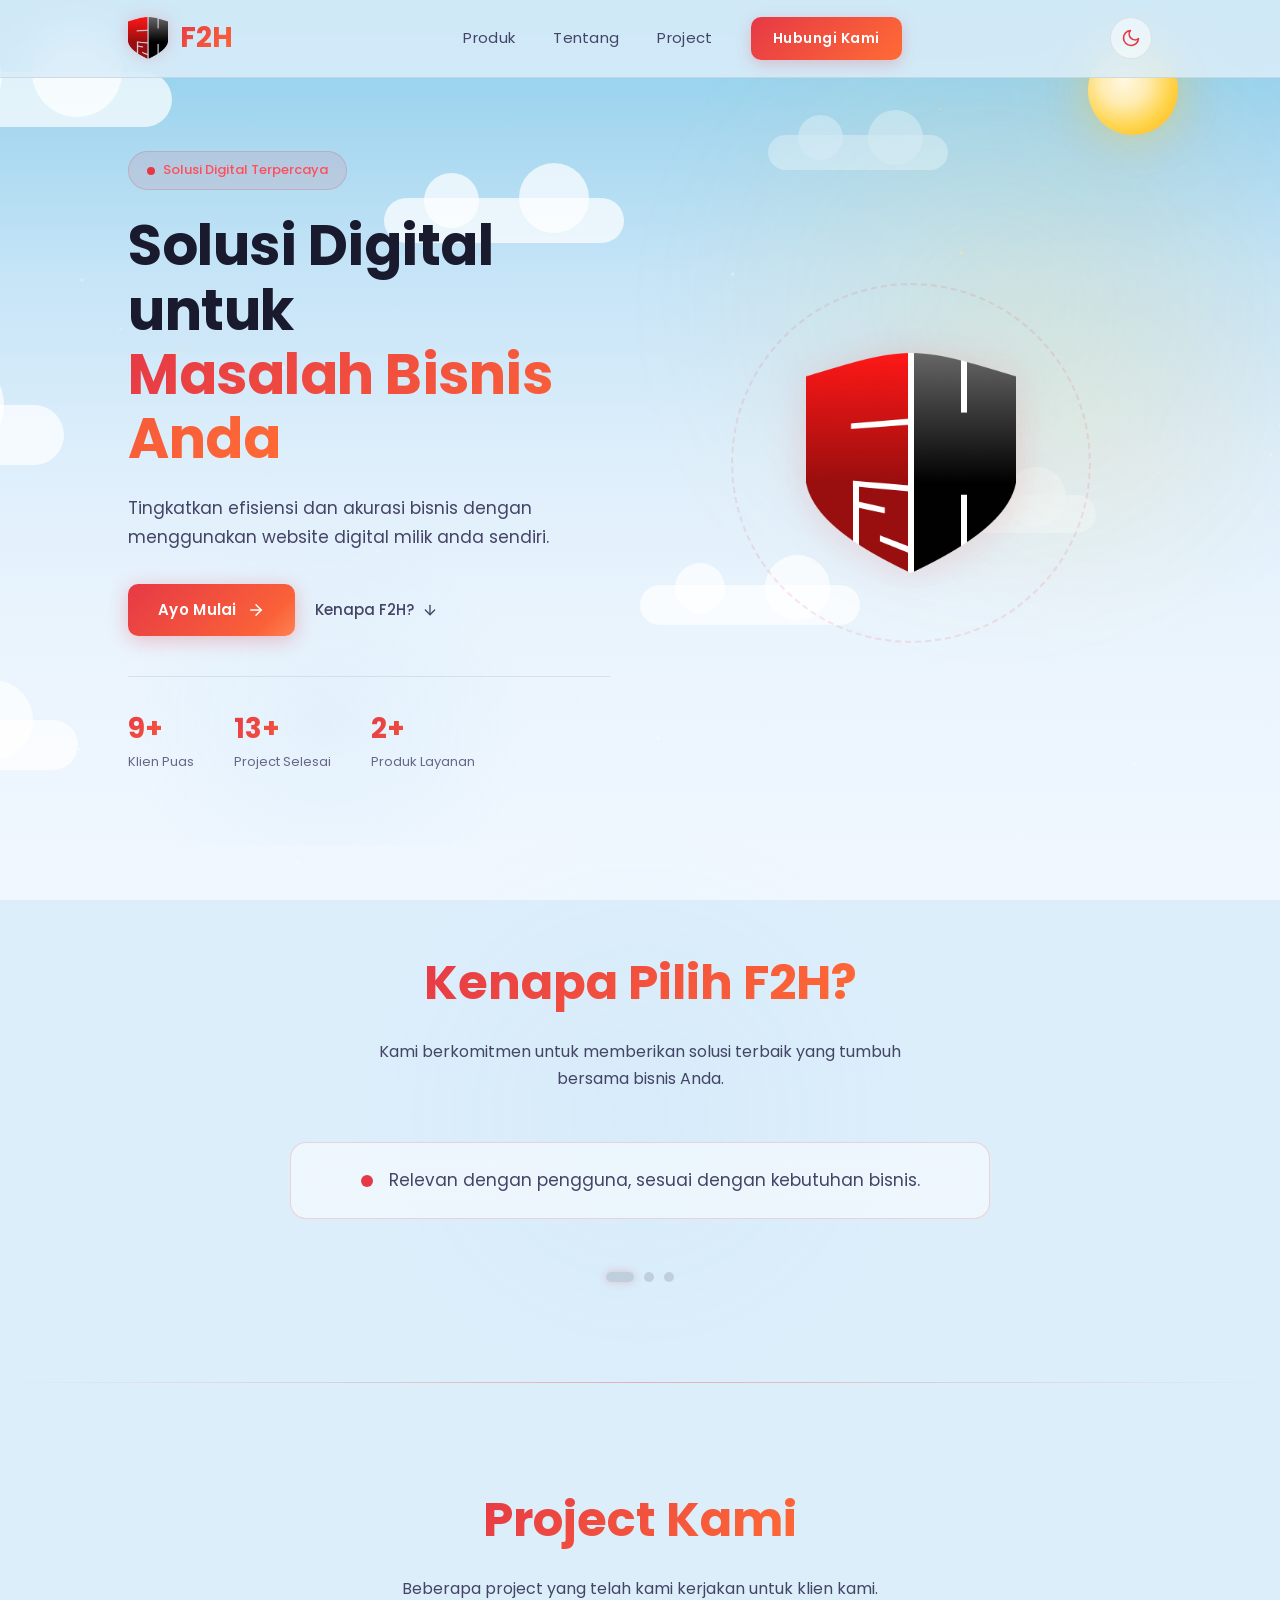
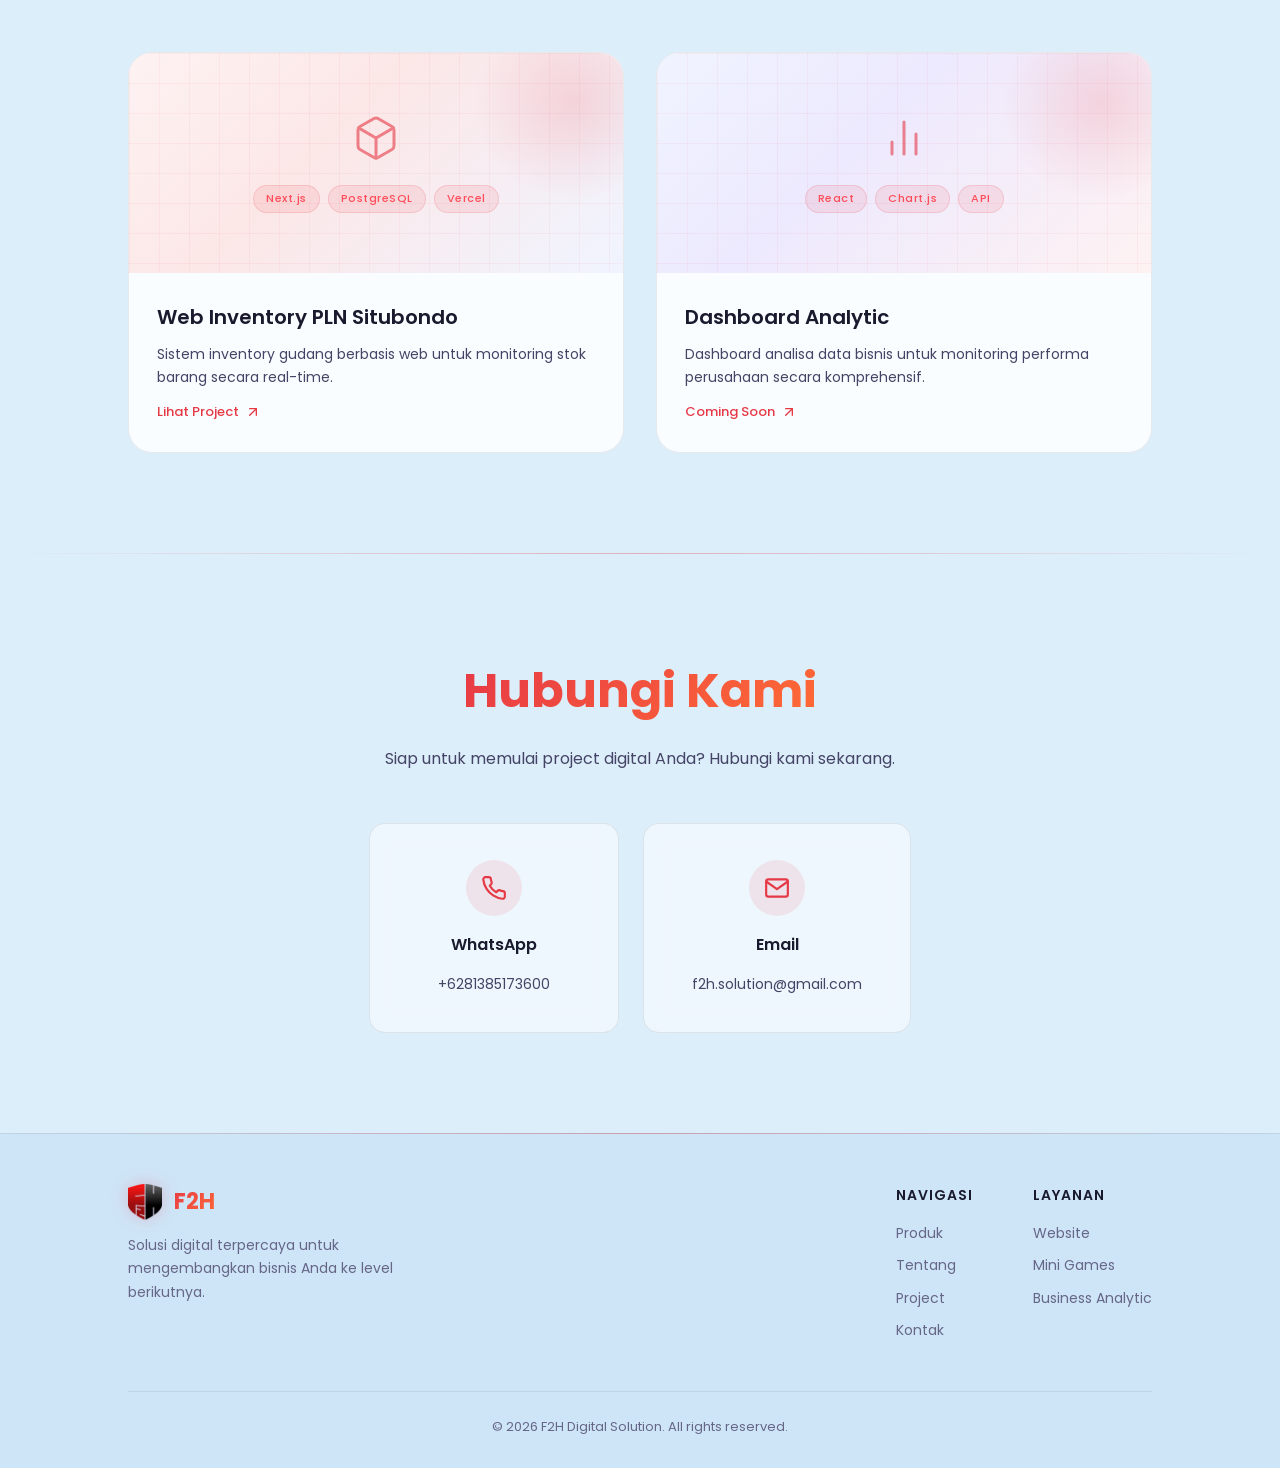
<file: index.html>
<!DOCTYPE html>
<html lang="id">
<head>
<meta charset="UTF-8">
<meta name="viewport" content="width=device-width, initial-scale=1.0">

<title>F2H - Solusi Digital Bisnis</title>
<meta name="description" content="F2H Digital Solution - Solusi digital profesional untuk bisnis Anda. Website, Mini Games, dan Business Analytic.">
<meta name="keywords" content="F2H, digital solution, website, bisnis, analitik, mini games">

<link rel="icon" type="image/png" href="img/F2H_Logo_32.png">

<link rel="stylesheet" href="style.css">

<script src="theme.js"></script>

<link rel="preconnect" href="https://fonts.googleapis.com">
<link rel="preconnect" href="https://fonts.gstatic.com" crossorigin>
<link href="https://fonts.googleapis.com/css2?family=Poppins:wght@300;400;500;600;700&display=swap" rel="stylesheet">

</head>

<body>

<!-- ANIMATED SKY BACKGROUND -->
<div class="bg-sky"></div>
<canvas id="particle-canvas"></canvas>

<div class="celestial-body">
    <div class="moon"></div>
</div>
<div class="moon-glow"></div>

<div class="bg-clouds">
    <div class="cloud cloud-1"></div>
    <div class="cloud cloud-2"></div>
    <div class="cloud cloud-3"></div>
    <div class="cloud cloud-4"></div>
    <div class="cloud cloud-5"></div>
    <div class="cloud cloud-6"></div>
    <div class="cloud cloud-7"></div>
    <div class="cloud cloud-8"></div>
</div>

<!-- NAVBAR -->
<header class="navbar" id="navbar">

    <div class="logo">
        <img src="img/F2H_New_Logo.png" alt="F2H Logo">
        <h2>F2H</h2>
    </div>

    <div class="menu-toggle" id="menu-toggle">
        <span></span>
        <span></span>
        <span></span>
    </div>

    <nav id="nav-menu">
        <a href="produk.html">Produk</a>
        <a href="#tentang">Tentang</a>
        <a href="#project">Project</a>
        <a href="#contact" class="btn-nav">Hubungi Kami</a>
    </nav>

    <button class="theme-toggle" id="theme-toggle" aria-label="Toggle tema gelap/terang">
        <!-- Sun icon (shown in dark mode → click to go light) -->
        <svg class="icon-sun" xmlns="http://www.w3.org/2000/svg" viewBox="0 0 24 24" fill="none" stroke="currentColor" stroke-linecap="round" stroke-linejoin="round">
            <circle cx="12" cy="12" r="5"></circle>
            <line x1="12" y1="1" x2="12" y2="3"></line>
            <line x1="12" y1="21" x2="12" y2="23"></line>
            <line x1="4.22" y1="4.22" x2="5.64" y2="5.64"></line>
            <line x1="18.36" y1="18.36" x2="19.78" y2="19.78"></line>
            <line x1="1" y1="12" x2="3" y2="12"></line>
            <line x1="21" y1="12" x2="23" y2="12"></line>
            <line x1="4.22" y1="19.78" x2="5.64" y2="18.36"></line>
            <line x1="18.36" y1="5.64" x2="19.78" y2="4.22"></line>
        </svg>
        <!-- Moon icon (shown in light mode → click to go dark) -->
        <svg class="icon-moon" xmlns="http://www.w3.org/2000/svg" viewBox="0 0 24 24" fill="none" stroke="currentColor" stroke-linecap="round" stroke-linejoin="round" style="display:none;">
            <path d="M21 12.79A9 9 0 1 1 11.21 3 7 7 0 0 0 21 12.79z"></path>
        </svg>
    </button>

</header>


<!-- HERO -->
<section class="hero">

    <div class="hero-wrapper">

        <div class="hero-content">

            <div class="hero-badge">
                Solusi Digital Terpercaya
            </div>

            <h1>
            Solusi Digital untuk <br>
            <span>Masalah Bisnis Anda</span>
            </h1>

            <p>
            Tingkatkan efisiensi dan akurasi bisnis dengan
            menggunakan website digital milik anda sendiri.
            </p>

            <div class="hero-actions">

                <a href="produk.html" class="btn-main">
                    Ayo Mulai
                    <svg xmlns="http://www.w3.org/2000/svg" width="18" height="18" viewBox="0 0 24 24" fill="none" stroke="currentColor" stroke-width="2" stroke-linecap="round" stroke-linejoin="round"><line x1="5" y1="12" x2="19" y2="12"></line><polyline points="12 5 19 12 12 19"></polyline></svg>
                </a>

                <a href="#tentang" class="btn-secondary">
                    Kenapa F2H?
                    <svg xmlns="http://www.w3.org/2000/svg" width="16" height="16" viewBox="0 0 24 24" fill="none" stroke="currentColor" stroke-width="2" stroke-linecap="round" stroke-linejoin="round"><line x1="12" y1="5" x2="12" y2="19"></line><polyline points="19 12 12 19 5 12"></polyline></svg>
                </a>

            </div>

            <div class="hero-stats">
                <div class="stat-item">
                    <h3 data-target="10">0</h3>
                    <p>Klien Puas</p>
                </div>
                <div class="stat-item">
                    <h3 data-target="15">0</h3>
                    <p>Project Selesai</p>
                </div>
                <div class="stat-item">
                    <h3 data-target="3">0</h3>
                    <p>Produk Layanan</p>
                </div>
            </div>

        </div>

        <div class="hero-visual">
            <div class="hero-logo-wrapper">
                <img src="img/F2H_Logo.png" alt="F2H Logo Visual">
            </div>
        </div>

    </div>

</section>




<!-- WHY US -->
<section id="tentang" class="why">

    <h2 class="section-title reveal"><span>Kenapa Pilih F2H?</span></h2>
    <p class="section-subtitle reveal">Kami berkomitmen untuk memberikan solusi terbaik yang tumbuh bersama bisnis Anda.</p>

    <div class="why-carousel reveal">

        <div class="why-item active">
            <span class="dot"></span>
            <p>Relevan dengan pengguna, sesuai dengan kebutuhan bisnis.</p>
        </div>

        <div class="why-item">
            <span class="dot"></span>
            <p>Tumbuh bersama, produk terus diupgrade mengikuti bisnis.</p>
        </div>

        <div class="why-item">
            <span class="dot"></span>
            <p>Mudah digunakan, ringkas, dan tetap aman.</p>
        </div>

    </div>

    <div class="carousel-dots reveal">
        <button class="carousel-dot active" data-index="0" aria-label="Slide 1"></button>
        <button class="carousel-dot" data-index="1" aria-label="Slide 2"></button>
        <button class="carousel-dot" data-index="2" aria-label="Slide 3"></button>
    </div>

</section>


<!-- PROJECT -->
<section id="project" class="project">

    <h2 class="section-title reveal"><span>Project Kami</span></h2>
    <p class="section-subtitle reveal">Beberapa project yang telah kami kerjakan untuk klien kami.</p>

    <div class="project-grid">

        <a class="project-card reveal reveal-delay-1" href="https://web-gudang-stb.vercel.app/" target="_blank" rel="noopener noreferrer">

            <div class="project-img">
                <div class="project-placeholder variant-1">
                    <div class="placeholder-icon">
                        <svg xmlns="http://www.w3.org/2000/svg" viewBox="0 0 24 24" fill="none" stroke="currentColor" stroke-linecap="round" stroke-linejoin="round"><path d="M21 16V8a2 2 0 0 0-1-1.73l-7-4a2 2 0 0 0-2 0l-7 4A2 2 0 0 0 3 8v8a2 2 0 0 0 1 1.73l7 4a2 2 0 0 0 2 0l7-4A2 2 0 0 0 21 16z"></path><polyline points="3.27 6.96 12 12.01 20.73 6.96"></polyline><line x1="12" y1="22.08" x2="12" y2="12"></line></svg>
                    </div>
                    <div class="placeholder-tags">
                        <span class="placeholder-tag">Next.js</span>
                        <span class="placeholder-tag">PostgreSQL</span>
                        <span class="placeholder-tag">Vercel</span>
                    </div>
                </div>
            </div>

            <div class="project-info">
                <h3>Web Inventory PLN Situbondo</h3>
                <p>Sistem inventory gudang berbasis web untuk monitoring stok barang secara real-time.</p>
                <div class="project-link">
                    Lihat Project
                    <svg xmlns="http://www.w3.org/2000/svg" viewBox="0 0 24 24" fill="none" stroke="currentColor" stroke-linecap="round" stroke-linejoin="round"><line x1="7" y1="17" x2="17" y2="7"></line><polyline points="7 7 17 7 17 17"></polyline></svg>
                </div>
            </div>

        </a>


        <a class="project-card reveal reveal-delay-2" href="#" target="_blank">

            <div class="project-img">
                <div class="project-placeholder variant-2">
                    <div class="placeholder-icon">
                        <svg xmlns="http://www.w3.org/2000/svg" viewBox="0 0 24 24" fill="none" stroke="currentColor" stroke-linecap="round" stroke-linejoin="round"><line x1="18" y1="20" x2="18" y2="10"></line><line x1="12" y1="20" x2="12" y2="4"></line><line x1="6" y1="20" x2="6" y2="14"></line></svg>
                    </div>
                    <div class="placeholder-tags">
                        <span class="placeholder-tag">React</span>
                        <span class="placeholder-tag">Chart.js</span>
                        <span class="placeholder-tag">API</span>
                    </div>
                </div>
            </div>

            <div class="project-info">
                <h3>Dashboard Analytic</h3>
                <p>Dashboard analisa data bisnis untuk monitoring performa perusahaan secara komprehensif.</p>
                <div class="project-link">
                    Coming Soon
                    <svg xmlns="http://www.w3.org/2000/svg" viewBox="0 0 24 24" fill="none" stroke="currentColor" stroke-linecap="round" stroke-linejoin="round"><line x1="7" y1="17" x2="17" y2="7"></line><polyline points="7 7 17 7 17 17"></polyline></svg>
                </div>
            </div>

        </a>

    </div>

</section>


<!-- CONTACT -->
<section id="contact" class="contact">

    <h2 class="section-title reveal"><span>Hubungi Kami</span></h2>
    <p class="section-subtitle reveal">Siap untuk memulai project digital Anda? Hubungi kami sekarang.</p>

    <div class="contact-cards">

        <a class="contact-card reveal reveal-delay-1" href="https://wa.me/6281385173600" target="_blank" rel="noopener noreferrer">
            <div class="contact-icon">
                <svg xmlns="http://www.w3.org/2000/svg" viewBox="0 0 24 24" fill="none" stroke="currentColor" stroke-linecap="round" stroke-linejoin="round"><path d="M22 16.92v3a2 2 0 0 1-2.18 2 19.79 19.79 0 0 1-8.63-3.07 19.5 19.5 0 0 1-6-6 19.79 19.79 0 0 1-3.07-8.67A2 2 0 0 1 4.11 2h3a2 2 0 0 1 2 1.72 12.84 12.84 0 0 0 .7 2.81 2 2 0 0 1-.45 2.11L8.09 9.91a16 16 0 0 0 6 6l1.27-1.27a2 2 0 0 1 2.11-.45 12.84 12.84 0 0 0 2.81.7A2 2 0 0 1 22 16.92z"></path></svg>
            </div>
            <h4>WhatsApp</h4>
            <p>+6281385173600</p>
        </a>

        <a class="contact-card reveal reveal-delay-2" href="mailto:f2h.solution@gmail.com">
            <div class="contact-icon">
                <svg xmlns="http://www.w3.org/2000/svg" viewBox="0 0 24 24" fill="none" stroke="currentColor" stroke-linecap="round" stroke-linejoin="round"><path d="M4 4h16c1.1 0 2 .9 2 2v12c0 1.1-.9 2-2 2H4c-1.1 0-2-.9-2-2V6c0-1.1.9-2 2-2z"></path><polyline points="22,6 12,13 2,6"></polyline></svg>
            </div>
            <h4>Email</h4>
            <p>f2h.solution@gmail.com</p>
        </a>

    </div>

</section>


<!-- FOOTER -->
<footer>

    <div class="footer-content">

        <div class="footer-brand">
            <div class="logo">
                <img src="img/F2H_New_Logo.png" alt="F2H Logo">
                <h2>F2H</h2>
            </div>
            <p>Solusi digital terpercaya untuk mengembangkan bisnis Anda ke level berikutnya.</p>
        </div>

        <div class="footer-links">

            <div class="footer-col">
                <h4>Navigasi</h4>
                <a href="produk.html">Produk</a>
                <a href="#tentang">Tentang</a>
                <a href="#project">Project</a>
                <a href="#contact">Kontak</a>
            </div>

            <div class="footer-col">
                <h4>Layanan</h4>
                <a href="produk.html">Website</a>
                <a href="produk.html">Mini Games</a>
                <a href="produk.html">Business Analytic</a>
            </div>

        </div>

    </div>

    <div class="footer-bottom">
        <p>&copy; 2026 F2H Digital Solution. All rights reserved.</p>
    </div>

</footer>

<script src="script.js"></script>
<script src="particles.js"></script>

</body>

</html>
</file>
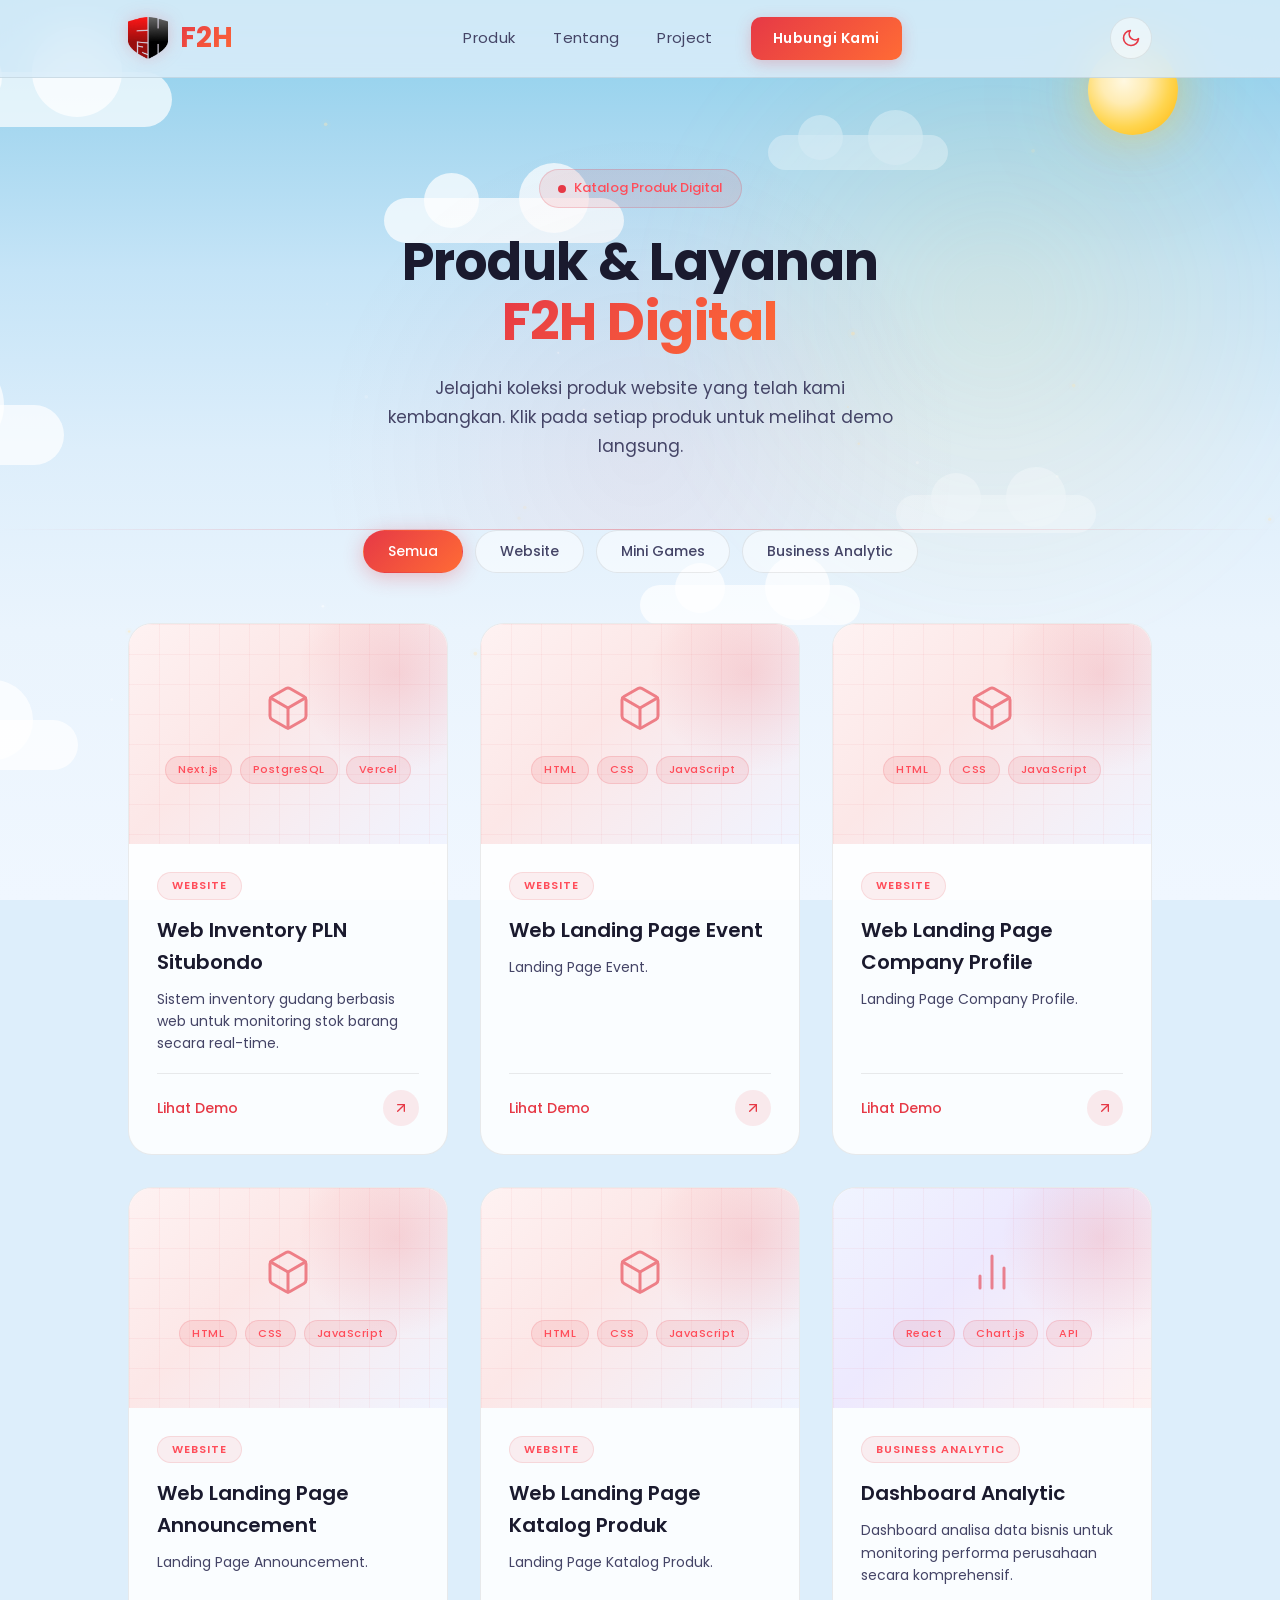
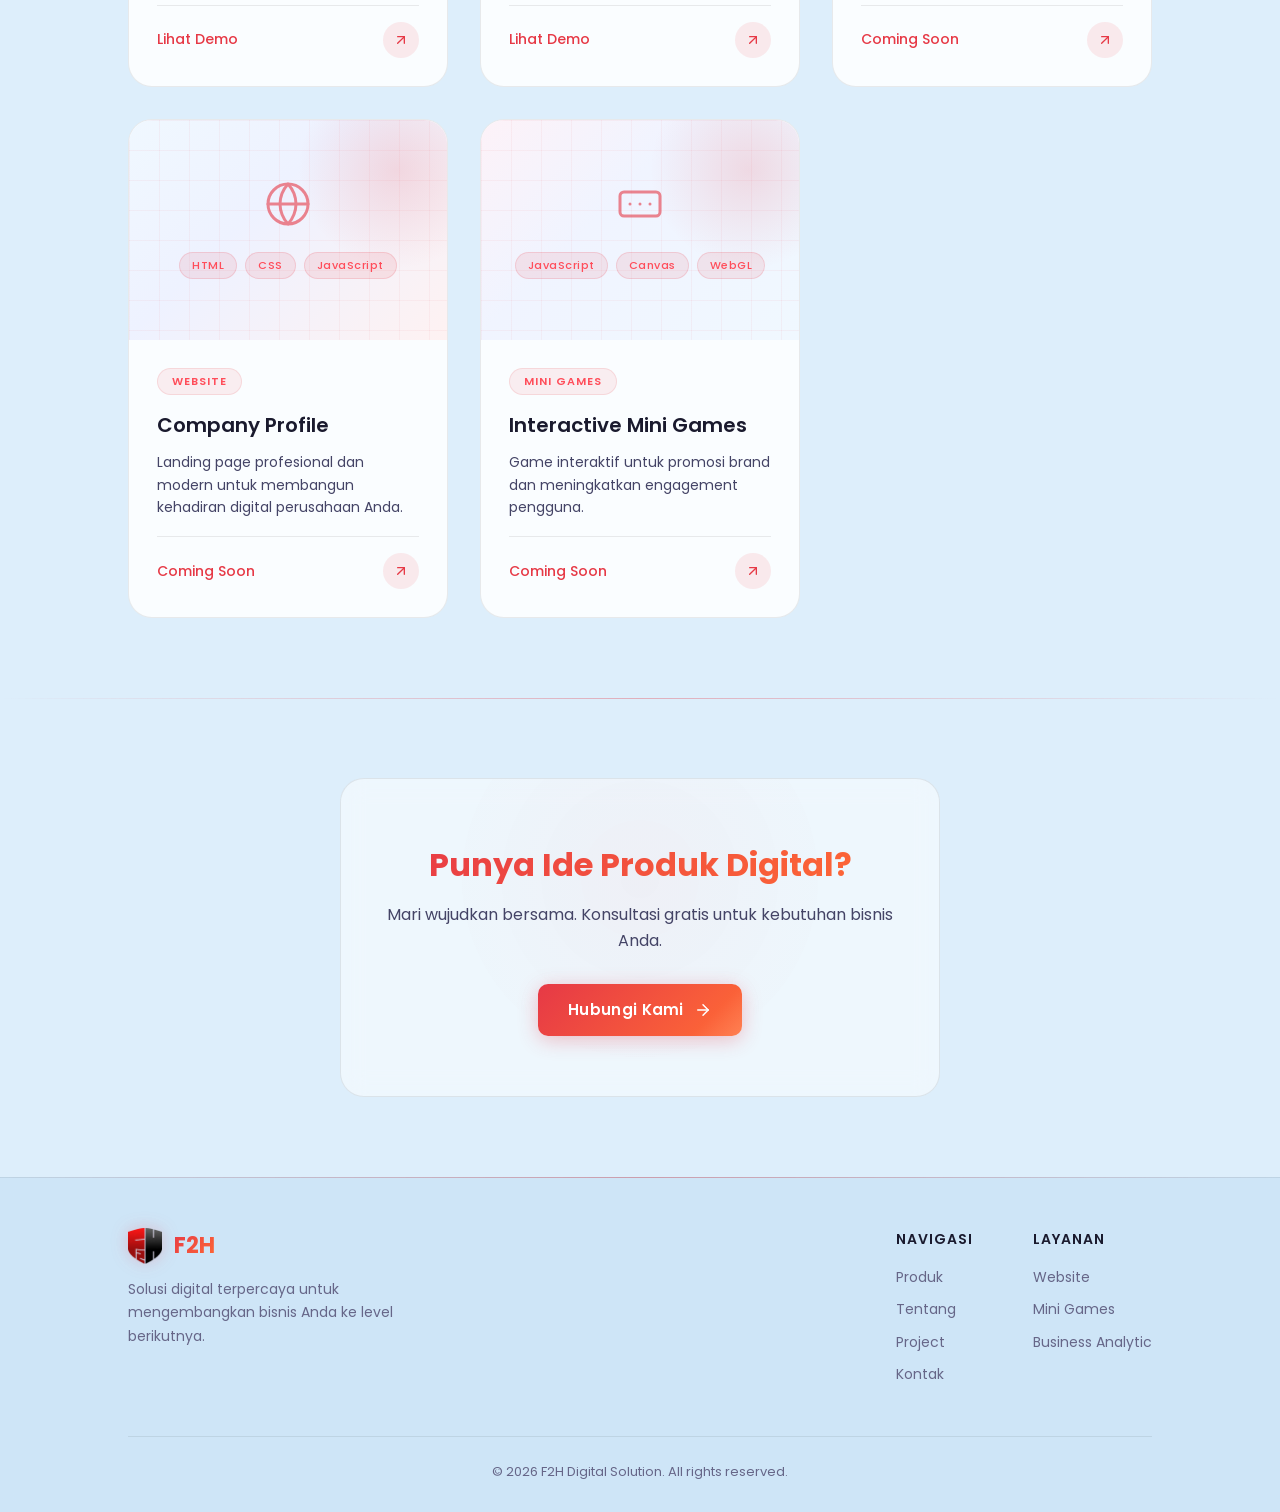
<file: produk.html>
<!DOCTYPE html>
<html lang="id">

<head>
    <meta charset="UTF-8">
    <meta name="viewport" content="width=device-width, initial-scale=1.0">

    <title>Produk Kami - F2H Digital Solution</title>
    <meta name="description"
        content="Jelajahi produk-produk digital buatan F2H. Website, Mini Games, dan Business Analytic yang sudah di-deploy dan siap digunakan.">
    <meta name="keywords" content="F2H, produk digital, website, mini games, business analytic, portfolio">

    <link rel="icon" type="image/png" href="img/F2H_Logo_32.png">

    <link rel="stylesheet" href="style.css">
    <link rel="stylesheet" href="produk.css">

    <script src="theme.js"></script>

    <link rel="preconnect" href="https://fonts.googleapis.com">
    <link rel="preconnect" href="https://fonts.gstatic.com" crossorigin>
    <link href="https://fonts.googleapis.com/css2?family=Poppins:wght@300;400;500;600;700&display=swap"
        rel="stylesheet">

</head>

<body>

    <!-- ANIMATED SKY BACKGROUND -->
    <div class="bg-sky"></div>
    <canvas id="particle-canvas"></canvas>

    <div class="celestial-body">
        <div class="moon"></div>
    </div>
    <div class="moon-glow"></div>

    <div class="bg-clouds">
        <div class="cloud cloud-1"></div>
        <div class="cloud cloud-2"></div>
        <div class="cloud cloud-3"></div>
        <div class="cloud cloud-4"></div>
        <div class="cloud cloud-5"></div>
        <div class="cloud cloud-6"></div>
        <div class="cloud cloud-7"></div>
        <div class="cloud cloud-8"></div>
    </div>

    <!-- NAVBAR -->
    <header class="navbar" id="navbar">

        <div class="logo">
            <a href="index.html" style="display:flex;align-items:center;gap:12px;text-decoration:none;">
                <img src="img/F2H_New_Logo.png" alt="F2H Logo">
                <h2>F2H</h2>
            </a>
        </div>

        <div class="menu-toggle" id="menu-toggle">
            <span></span>
            <span></span>
            <span></span>
        </div>

        <nav id="nav-menu">
            <a href="produk.html" class="nav-active">Produk</a>
            <a href="index.html#tentang">Tentang</a>
            <a href="index.html#project">Project</a>
            <a href="index.html#contact" class="btn-nav">Hubungi Kami</a>
        </nav>

        <button class="theme-toggle" id="theme-toggle" aria-label="Toggle tema gelap/terang">
            <!-- Sun icon (shown in dark mode → click to go light) -->
            <svg class="icon-sun" xmlns="http://www.w3.org/2000/svg" viewBox="0 0 24 24" fill="none" stroke="currentColor" stroke-linecap="round" stroke-linejoin="round">
                <circle cx="12" cy="12" r="5"></circle>
                <line x1="12" y1="1" x2="12" y2="3"></line>
                <line x1="12" y1="21" x2="12" y2="23"></line>
                <line x1="4.22" y1="4.22" x2="5.64" y2="5.64"></line>
                <line x1="18.36" y1="18.36" x2="19.78" y2="19.78"></line>
                <line x1="1" y1="12" x2="3" y2="12"></line>
                <line x1="21" y1="12" x2="23" y2="12"></line>
                <line x1="4.22" y1="19.78" x2="5.64" y2="18.36"></line>
                <line x1="18.36" y1="5.64" x2="19.78" y2="4.22"></line>
            </svg>
            <!-- Moon icon (shown in light mode → click to go dark) -->
            <svg class="icon-moon" xmlns="http://www.w3.org/2000/svg" viewBox="0 0 24 24" fill="none" stroke="currentColor" stroke-linecap="round" stroke-linejoin="round" style="display:none;">
                <path d="M21 12.79A9 9 0 1 1 11.21 3 7 7 0 0 0 21 12.79z"></path>
            </svg>
        </button>

    </header>


    <!-- PRODUK HERO -->
    <section class="produk-hero">

        <div class="produk-hero-content">
            <div class="hero-badge">
                Katalog Produk Digital
            </div>

            <h1>
                Produk &amp; Layanan <br>
                <span>F2H Digital</span>
            </h1>

            <p>
                Jelajahi koleksi produk website yang telah kami kembangkan.
                Klik pada setiap produk untuk melihat demo langsung.
            </p>
        </div>

    </section>


    <!-- PRODUK FILTER -->
    <section class="produk-filter">
        <div class="filter-bar">
            <button class="filter-btn active" data-filter="all">Semua</button>
            <button class="filter-btn" data-filter="website">Website</button>
            <button class="filter-btn" data-filter="games">Mini Games</button>
            <button class="filter-btn" data-filter="analytic">Business Analytic</button>
        </div>
    </section>


    <!-- PRODUK GRID -->
    <section class="produk-section">

        <div class="produk-grid">

            <!-- PRODUK 1: Web Inventory -->
            <a class="produk-card reveal reveal-delay-1" href="https://web-gudang-stb.vercel.app/" target="_blank"
                rel="noopener noreferrer" data-category="website">

                <div class="produk-img">
                    <div class="produk-placeholder variant-1">
                        <div class="placeholder-icon">
                            <svg xmlns="http://www.w3.org/2000/svg" viewBox="0 0 24 24" fill="none"
                                stroke="currentColor" stroke-linecap="round" stroke-linejoin="round">
                                <path
                                    d="M21 16V8a2 2 0 0 0-1-1.73l-7-4a2 2 0 0 0-2 0l-7 4A2 2 0 0 0 3 8v8a2 2 0 0 0 1 1.73l7 4a2 2 0 0 0 2 0l7-4A2 2 0 0 0 21 16z">
                                </path>
                                <polyline points="3.27 6.96 12 12.01 20.73 6.96"></polyline>
                                <line x1="12" y1="22.08" x2="12" y2="12"></line>
                            </svg>
                        </div>
                        <div class="placeholder-tags">
                            <span class="placeholder-tag">Next.js</span>
                            <span class="placeholder-tag">PostgreSQL</span>
                            <span class="placeholder-tag">Vercel</span>
                        </div>
                    </div>
                </div>

                <div class="produk-info">
                    <div class="produk-category">Website</div>
                    <h3>Web Inventory PLN Situbondo</h3>
                    <p>Sistem inventory gudang berbasis web untuk monitoring stok barang secara real-time.</p>
                    <div class="produk-link">
                        <span class="link-text">Lihat Demo</span>
                        <span class="link-icon">
                            <svg xmlns="http://www.w3.org/2000/svg" viewBox="0 0 24 24" fill="none"
                                stroke="currentColor" stroke-linecap="round" stroke-linejoin="round">
                                <line x1="7" y1="17" x2="17" y2="7"></line>
                                <polyline points="7 7 17 7 17 17"></polyline>
                            </svg>
                        </span>
                    </div>
                </div>

            </a>

            <a class="produk-card reveal reveal-delay-1" href="https://lp-event-page.vercel.app/" target="_blank"
                rel="noopener noreferrer" data-category="website">

                <div class="produk-img">
                    <div class="produk-placeholder variant-1">
                        <div class="placeholder-icon">
                            <svg xmlns="http://www.w3.org/2000/svg" viewBox="0 0 24 24" fill="none"
                                stroke="currentColor" stroke-linecap="round" stroke-linejoin="round">
                                <path
                                    d="M21 16V8a2 2 0 0 0-1-1.73l-7-4a2 2 0 0 0-2 0l-7 4A2 2 0 0 0 3 8v8a2 2 0 0 0 1 1.73l7 4a2 2 0 0 0 2 0l7-4A2 2 0 0 0 21 16z">
                                </path>
                                <polyline points="3.27 6.96 12 12.01 20.73 6.96"></polyline>
                                <line x1="12" y1="22.08" x2="12" y2="12"></line>
                            </svg>
                        </div>
                        <div class="placeholder-tags">
                            <span class="placeholder-tag">HTML</span>
                            <span class="placeholder-tag">CSS</span>
                            <span class="placeholder-tag">JavaScript</span>
                        </div>
                    </div>
                </div>

                <div class="produk-info">
                    <div class="produk-category">Website</div>
                    <h3>Web Landing Page Event</h3>
                    <p>Landing Page Event.</p>
                    <div class="produk-link">
                        <span class="link-text">Lihat Demo</span>
                        <span class="link-icon">
                            <svg xmlns="http://www.w3.org/2000/svg" viewBox="0 0 24 24" fill="none"
                                stroke="currentColor" stroke-linecap="round" stroke-linejoin="round">
                                <line x1="7" y1="17" x2="17" y2="7"></line>
                                <polyline points="7 7 17 7 17 17"></polyline>
                            </svg>
                        </span>
                    </div>
                </div>

            </a>

            <a class="produk-card reveal reveal-delay-1" href="https://lp-company-profile-delta.vercel.app/"
                target="_blank" rel="noopener noreferrer" data-category="website">

                <div class="produk-img">
                    <div class="produk-placeholder variant-1">
                        <div class="placeholder-icon">
                            <svg xmlns="http://www.w3.org/2000/svg" viewBox="0 0 24 24" fill="none"
                                stroke="currentColor" stroke-linecap="round" stroke-linejoin="round">
                                <path
                                    d="M21 16V8a2 2 0 0 0-1-1.73l-7-4a2 2 0 0 0-2 0l-7 4A2 2 0 0 0 3 8v8a2 2 0 0 0 1 1.73l7 4a2 2 0 0 0 2 0l7-4A2 2 0 0 0 21 16z">
                                </path>
                                <polyline points="3.27 6.96 12 12.01 20.73 6.96"></polyline>
                                <line x1="12" y1="22.08" x2="12" y2="12"></line>
                            </svg>
                        </div>
                        <div class="placeholder-tags">
                            <span class="placeholder-tag">HTML</span>
                            <span class="placeholder-tag">CSS</span>
                            <span class="placeholder-tag">JavaScript</span>
                        </div>
                    </div>
                </div>

                <div class="produk-info">
                    <div class="produk-category">Website</div>
                    <h3>Web Landing Page Company Profile</h3>
                    <p>Landing Page Company Profile.</p>
                    <div class="produk-link">
                        <span class="link-text">Lihat Demo</span>
                        <span class="link-icon">
                            <svg xmlns="http://www.w3.org/2000/svg" viewBox="0 0 24 24" fill="none"
                                stroke="currentColor" stroke-linecap="round" stroke-linejoin="round">
                                <line x1="7" y1="17" x2="17" y2="7"></line>
                                <polyline points="7 7 17 7 17 17"></polyline>
                            </svg>
                        </span>
                    </div>
                </div>

            </a>

            <a class="produk-card reveal reveal-delay-1" href="https://lp-announcement.vercel.app/" target="_blank"
                rel="noopener noreferrer" data-category="website">

                <div class="produk-img">
                    <div class="produk-placeholder variant-1">
                        <div class="placeholder-icon">
                            <svg xmlns="http://www.w3.org/2000/svg" viewBox="0 0 24 24" fill="none"
                                stroke="currentColor" stroke-linecap="round" stroke-linejoin="round">
                                <path
                                    d="M21 16V8a2 2 0 0 0-1-1.73l-7-4a2 2 0 0 0-2 0l-7 4A2 2 0 0 0 3 8v8a2 2 0 0 0 1 1.73l7 4a2 2 0 0 0 2 0l7-4A2 2 0 0 0 21 16z">
                                </path>
                                <polyline points="3.27 6.96 12 12.01 20.73 6.96"></polyline>
                                <line x1="12" y1="22.08" x2="12" y2="12"></line>
                            </svg>
                        </div>
                        <div class="placeholder-tags">
                            <span class="placeholder-tag">HTML</span>
                            <span class="placeholder-tag">CSS</span>
                            <span class="placeholder-tag">JavaScript</span>
                        </div>
                    </div>
                </div>

                <div class="produk-info">
                    <div class="produk-category">Website</div>
                    <h3>Web Landing Page Announcement</h3>
                    <p>Landing Page Announcement.</p>
                    <div class="produk-link">
                        <span class="link-text">Lihat Demo</span>
                        <span class="link-icon">
                            <svg xmlns="http://www.w3.org/2000/svg" viewBox="0 0 24 24" fill="none"
                                stroke="currentColor" stroke-linecap="round" stroke-linejoin="round">
                                <line x1="7" y1="17" x2="17" y2="7"></line>
                                <polyline points="7 7 17 7 17 17"></polyline>
                            </svg>
                        </span>
                    </div>
                </div>

            </a>

            <a class="produk-card reveal reveal-delay-1" href="https://lp-catalog-lime.vercel.app/" target="_blank"
                rel="noopener noreferrer" data-category="website">

                <div class="produk-img">
                    <div class="produk-placeholder variant-1">
                        <div class="placeholder-icon">
                            <svg xmlns="http://www.w3.org/2000/svg" viewBox="0 0 24 24" fill="none"
                                stroke="currentColor" stroke-linecap="round" stroke-linejoin="round">
                                <path
                                    d="M21 16V8a2 2 0 0 0-1-1.73l-7-4a2 2 0 0 0-2 0l-7 4A2 2 0 0 0 3 8v8a2 2 0 0 0 1 1.73l7 4a2 2 0 0 0 2 0l7-4A2 2 0 0 0 21 16z">
                                </path>
                                <polyline points="3.27 6.96 12 12.01 20.73 6.96"></polyline>
                                <line x1="12" y1="22.08" x2="12" y2="12"></line>
                            </svg>
                        </div>
                        <div class="placeholder-tags">
                            <span class="placeholder-tag">HTML</span>
                            <span class="placeholder-tag">CSS</span>
                            <span class="placeholder-tag">JavaScript</span>
                        </div>
                    </div>
                </div>

                <div class="produk-info">
                    <div class="produk-category">Website</div>
                    <h3>Web Landing Page Katalog Produk</h3>
                    <p>Landing Page Katalog Produk.</p>
                    <div class="produk-link">
                        <span class="link-text">Lihat Demo</span>
                        <span class="link-icon">
                            <svg xmlns="http://www.w3.org/2000/svg" viewBox="0 0 24 24" fill="none"
                                stroke="currentColor" stroke-linecap="round" stroke-linejoin="round">
                                <line x1="7" y1="17" x2="17" y2="7"></line>
                                <polyline points="7 7 17 7 17 17"></polyline>
                            </svg>
                        </span>
                    </div>
                </div>

            </a>


            <!-- PRODUK 2: Dashboard Analytic -->
            <a class="produk-card reveal reveal-delay-2"
                href="https://datastudio.google.com/reporting/0181a9e5-b755-482a-b7ba-8a9c39df429e" target="_blank"
                data-category="analytic">

                <div class="produk-img">
                    <div class="produk-placeholder variant-2">
                        <div class="placeholder-icon">
                            <svg xmlns="http://www.w3.org/2000/svg" viewBox="0 0 24 24" fill="none"
                                stroke="currentColor" stroke-linecap="round" stroke-linejoin="round">
                                <line x1="18" y1="20" x2="18" y2="10"></line>
                                <line x1="12" y1="20" x2="12" y2="4"></line>
                                <line x1="6" y1="20" x2="6" y2="14"></line>
                            </svg>
                        </div>
                        <div class="placeholder-tags">
                            <span class="placeholder-tag">React</span>
                            <span class="placeholder-tag">Chart.js</span>
                            <span class="placeholder-tag">API</span>
                        </div>
                    </div>
                </div>

                <div class="produk-info">
                    <div class="produk-category">Business Analytic</div>
                    <h3>Dashboard Analytic</h3>
                    <p>Dashboard analisa data bisnis untuk monitoring performa perusahaan secara komprehensif.</p>
                    <div class="produk-link">
                        <span class="link-text">Coming Soon</span>
                        <span class="link-icon">
                            <svg xmlns="http://www.w3.org/2000/svg" viewBox="0 0 24 24" fill="none"
                                stroke="currentColor" stroke-linecap="round" stroke-linejoin="round">
                                <line x1="7" y1="17" x2="17" y2="7"></line>
                                <polyline points="7 7 17 7 17 17"></polyline>
                            </svg>
                        </span>
                    </div>
                </div>

            </a>


            <!-- PRODUK 3: Company Profile -->
            <a class="produk-card reveal reveal-delay-3" href="#" target="_blank" data-category="website">

                <div class="produk-img">
                    <div class="produk-placeholder variant-3">
                        <div class="placeholder-icon">
                            <svg xmlns="http://www.w3.org/2000/svg" viewBox="0 0 24 24" fill="none"
                                stroke="currentColor" stroke-linecap="round" stroke-linejoin="round">
                                <circle cx="12" cy="12" r="10"></circle>
                                <line x1="2" y1="12" x2="22" y2="12"></line>
                                <path
                                    d="M12 2a15.3 15.3 0 0 1 4 10 15.3 15.3 0 0 1-4 10 15.3 15.3 0 0 1-4-10 15.3 15.3 0 0 1 4-10z">
                                </path>
                            </svg>
                        </div>
                        <div class="placeholder-tags">
                            <span class="placeholder-tag">HTML</span>
                            <span class="placeholder-tag">CSS</span>
                            <span class="placeholder-tag">JavaScript</span>
                        </div>
                    </div>
                </div>

                <div class="produk-info">
                    <div class="produk-category">Website</div>
                    <h3>Company Profile</h3>
                    <p>Landing page profesional dan modern untuk membangun kehadiran digital perusahaan Anda.</p>
                    <div class="produk-link">
                        <span class="link-text">Coming Soon</span>
                        <span class="link-icon">
                            <svg xmlns="http://www.w3.org/2000/svg" viewBox="0 0 24 24" fill="none"
                                stroke="currentColor" stroke-linecap="round" stroke-linejoin="round">
                                <line x1="7" y1="17" x2="17" y2="7"></line>
                                <polyline points="7 7 17 7 17 17"></polyline>
                            </svg>
                        </span>
                    </div>
                </div>

            </a>


            <!-- PRODUK 4: Mini Games -->
            <a class="produk-card reveal reveal-delay-4" href="#" target="_blank" data-category="games">

                <div class="produk-img">
                    <div class="produk-placeholder variant-4">
                        <div class="placeholder-icon">
                            <svg xmlns="http://www.w3.org/2000/svg" viewBox="0 0 24 24" fill="none"
                                stroke="currentColor" stroke-linecap="round" stroke-linejoin="round">
                                <rect x="2" y="6" width="20" height="12" rx="2"></rect>
                                <path d="M12 12h.01"></path>
                                <path d="M17 12h.01"></path>
                                <path d="M7 12h.01"></path>
                            </svg>
                        </div>
                        <div class="placeholder-tags">
                            <span class="placeholder-tag">JavaScript</span>
                            <span class="placeholder-tag">Canvas</span>
                            <span class="placeholder-tag">WebGL</span>
                        </div>
                    </div>
                </div>

                <div class="produk-info">
                    <div class="produk-category">Mini Games</div>
                    <h3>Interactive Mini Games</h3>
                    <p>Game interaktif untuk promosi brand dan meningkatkan engagement pengguna.</p>
                    <div class="produk-link">
                        <span class="link-text">Coming Soon</span>
                        <span class="link-icon">
                            <svg xmlns="http://www.w3.org/2000/svg" viewBox="0 0 24 24" fill="none"
                                stroke="currentColor" stroke-linecap="round" stroke-linejoin="round">
                                <line x1="7" y1="17" x2="17" y2="7"></line>
                                <polyline points="7 7 17 7 17 17"></polyline>
                            </svg>
                        </span>
                    </div>
                </div>

            </a>

        </div>

    </section>


    <!-- CTA SECTION -->
    <section class="produk-cta">
        <div class="cta-content reveal">
            <h2>Punya Ide Produk Digital?</h2>
            <p>Mari wujudkan bersama. Konsultasi gratis untuk kebutuhan bisnis Anda.</p>
            <a href="index.html#contact" class="btn-main">
                Hubungi Kami
                <svg xmlns="http://www.w3.org/2000/svg" width="18" height="18" viewBox="0 0 24 24" fill="none"
                    stroke="currentColor" stroke-width="2" stroke-linecap="round" stroke-linejoin="round">
                    <line x1="5" y1="12" x2="19" y2="12"></line>
                    <polyline points="12 5 19 12 12 19"></polyline>
                </svg>
            </a>
        </div>
    </section>


    <!-- FOOTER -->
    <footer>

        <div class="footer-content">

            <div class="footer-brand">
                <div class="logo">
                    <img src="img/F2H_New_Logo.png" alt="F2H Logo">
                    <h2>F2H</h2>
                </div>
                <p>Solusi digital terpercaya untuk mengembangkan bisnis Anda ke level berikutnya.</p>
            </div>

            <div class="footer-links">

                <div class="footer-col">
                    <h4>Navigasi</h4>
                    <a href="produk.html">Produk</a>
                    <a href="index.html#tentang">Tentang</a>
                    <a href="index.html#project">Project</a>
                    <a href="index.html#contact">Kontak</a>
                </div>

                <div class="footer-col">
                    <h4>Layanan</h4>
                    <a href="produk.html">Website</a>
                    <a href="produk.html">Mini Games</a>
                    <a href="produk.html">Business Analytic</a>
                </div>

            </div>

        </div>

        <div class="footer-bottom">
            <p>&copy; 2026 F2H Digital Solution. All rights reserved.</p>
        </div>

    </footer>

    <script src="produk.js"></script>
    <script src="particles.js"></script>

</body>

</html>
</file>
<file: style.css>
/* ===== ROOT VARIABLES ===== */

:root{
    --primary: #e63946;
    --primary-light: #ff4d5a;
    --primary-dark: #c62828;
    --accent-gradient: linear-gradient(135deg, #e63946, #ff6b35);
    --accent-gradient-reverse: linear-gradient(135deg, #ff6b35, #e63946);
    --glow: rgba(230, 57, 70, 0.4);
    --glow-strong: rgba(230, 57, 70, 0.6);

    --bg: #080b1a;
    --bg-card: rgba(255,255,255,0.03);
    --bg-card-solid: rgba(15,18,40,0.85);
    --bg-navbar: rgba(8,11,26,0.85);

    --text: #ffffff;
    --text-muted: #aaaaaa;
    --text-dim: #777777;

    --border: rgba(255,255,255,0.06);
    --border-hover: rgba(230, 57, 70, 0.4);

    --radius: 16px;
    --radius-sm: 10px;
    --radius-lg: 24px;

    --transition: 0.35s cubic-bezier(0.4, 0, 0.2, 1);
}

/* ===== LIGHT THEME ===== */

[data-theme="light"]{
    --bg: #ddeefb;
    --bg-card: rgba(255,255,255,0.5);
    --bg-card-solid: rgba(255,255,255,0.85);
    --bg-navbar: rgba(220,238,250,0.85);

    --text: #1a1a2e;
    --text-muted: #444466;
    --text-dim: #666688;

    --border: rgba(0,0,0,0.08);
    --border-hover: rgba(230, 57, 70, 0.35);

    --glow: rgba(230, 57, 70, 0.25);
    --glow-strong: rgba(230, 57, 70, 0.4);
}

/* ===== THEME TOGGLE BUTTON ===== */

.theme-toggle{
    width:42px;
    height:42px;
    display:flex;
    align-items:center;
    justify-content:center;
    background:var(--bg-card);
    border:1px solid var(--border);
    border-radius:50%;
    cursor:pointer;
    transition:all var(--transition);
    position:relative;
    flex-shrink:0;
    margin-left:8px;
}

.theme-toggle:hover{
    border-color:var(--border-hover);
    background:rgba(230,57,70,0.08);
    transform:scale(1.08);
}

.theme-toggle svg{
    width:20px;
    height:20px;
    stroke:var(--primary);
    stroke-width:2;
    fill:none;
    transition:all 0.3s ease;
}

.theme-toggle:hover svg{
    stroke:var(--primary-light);
}

.theme-toggle-spin{
    animation:themeSpin 0.5s cubic-bezier(0.4, 0, 0.2, 1);
}

@keyframes themeSpin{
    0%{ transform:rotate(0deg) scale(1); }
    50%{ transform:rotate(180deg) scale(0.85); }
    100%{ transform:rotate(360deg) scale(1); }
}

/* ===== RESET & BASE ===== */

*{
    margin:0;
    padding:0;
    box-sizing:border-box;
}

html{
    scroll-behavior:smooth;
}

body{
    font-family:'Poppins',sans-serif;
    background:var(--bg);
    color:var(--text);
    padding-top:80px;
    overflow-x:hidden;
    line-height:1.6;
    transition:background 0.4s ease, color 0.4s ease;
}

/* ===== SCROLLBAR ===== */

::-webkit-scrollbar{
    width:8px;
}
::-webkit-scrollbar-track{
    background:var(--bg);
}
::-webkit-scrollbar-thumb{
    background:var(--primary);
    border-radius:10px;
}
::-webkit-scrollbar-thumb:hover{
    background:var(--primary-light);
}

/* ===== ANIMATED SKY BACKGROUND ===== */

/* Sky gradient — base layer */
.bg-sky{
    position:fixed;
    top:0;
    left:0;
    width:100%;
    height:100%;
    pointer-events:none;
    z-index:0;
    overflow:hidden;
    background:linear-gradient(180deg, 
        #050816 0%, 
        #0a0f2e 25%, 
        #0d1338 50%, 
        #0a0e28 75%, 
        #060a1e 100%
    );
    transition:background 0.8s ease;
}

[data-theme="light"] .bg-sky{
    background:linear-gradient(180deg, 
        #87CEEB 0%, 
        #a8d8f0 15%, 
        #c5e4f7 30%, 
        #ddeefb 50%, 
        #eaf4fd 70%, 
        #f0f7ff 100%
    );
}

/* Star/Particle Canvas — above sky, below clouds */
#particle-canvas{
    position:fixed;
    top:0;
    left:0;
    width:100%;
    height:100%;
    pointer-events:none;
    z-index:1;
}

/* ===== CELESTIAL BODY (Moon / Sun) ===== */

.celestial-body{
    position:fixed;
    pointer-events:none;
    z-index:2;
    top:5%;
    right:8%;
    transition:all 0.8s ease;
}

/* Moon (dark mode) */
.moon{
    width:100px;
    height:100px;
    border-radius:50%;
    background:radial-gradient(circle at 35% 35%, 
        #ffeedd 0%, 
        #e8d5b8 30%, 
        #d4c4a0 60%, 
        #c0b090 100%
    );
    box-shadow:
        0 0 30px rgba(255,238,210,0.3),
        0 0 80px rgba(255,220,180,0.15),
        0 0 150px rgba(255,200,150,0.08);
    animation:moonFloat 20s ease-in-out infinite;
}

/* Moon craters (subtle) */
.moon::before{
    content:"";
    position:absolute;
    width:18px;
    height:18px;
    border-radius:50%;
    background:rgba(180,160,130,0.3);
    top:25px;
    left:35px;
}

.moon::after{
    content:"";
    position:absolute;
    width:12px;
    height:12px;
    border-radius:50%;
    background:rgba(180,160,130,0.2);
    top:55px;
    left:55px;
}

/* Moon glow — large ambient light */
.moon-glow{
    position:fixed;
    pointer-events:none;
    z-index:1;
    top:-5%;
    right:-5%;
    width:600px;
    height:600px;
    border-radius:50%;
    background:radial-gradient(circle, 
        rgba(200,210,240,0.08) 0%, 
        rgba(150,170,220,0.04) 30%, 
        transparent 70%
    );
    filter:blur(30px);
    animation:moonFloat 25s ease-in-out infinite reverse;
}

@keyframes moonFloat{
    0%, 100%{ transform:translateY(0) scale(1); }
    50%{ transform:translateY(-10px) scale(1.02); }
}

/* Sun (light mode) */
[data-theme="light"] .moon{
    background:radial-gradient(circle at 40% 40%, 
        #fff8e1 0%, 
        #ffecb3 30%, 
        #ffd54f 60%, 
        #ffb300 100%
    );
    box-shadow:
        0 0 40px rgba(255,200,50,0.4),
        0 0 100px rgba(255,180,30,0.2),
        0 0 200px rgba(255,160,0,0.1);
    width:90px;
    height:90px;
}

[data-theme="light"] .moon::before{
    display:none;
}

[data-theme="light"] .moon::after{
    display:none;
}

/* Sun glow — warm ambient light */
[data-theme="light"] .moon-glow{
    background:radial-gradient(circle, 
        rgba(255,220,100,0.12) 0%, 
        rgba(255,200,50,0.06) 30%, 
        transparent 70%
    );
    width:700px;
    height:700px;
}

/* ===== CLOUDS ===== */

.bg-clouds{
    position:fixed;
    top:0;
    left:0;
    width:100%;
    height:100%;
    pointer-events:none;
    z-index:2;
    overflow:hidden;
}

/* Base cloud shape */
.cloud{
    position:absolute;
    border-radius:50px;
    opacity:0;
    animation:cloudDrift 45s linear infinite, cloudFadeIn 3s ease forwards;
}

.cloud::before,
.cloud::after{
    content:"";
    position:absolute;
    background:inherit;
    border-radius:50%;
}

/* ---- Dark mode clouds (subtle, dark translucent) ---- */
.cloud{
    background:rgba(100,120,160,0.04);
}

.cloud-1{
    width:280px;
    height:50px;
    top:10%;
    left:-10%;
    animation-duration:60s;
    animation-delay:0s;
}
.cloud-1::before{
    width:70px; height:70px;
    top:-30px; left:60px;
}
.cloud-1::after{
    width:90px; height:90px;
    top:-45px; right:50px;
}

.cloud-2{
    width:220px;
    height:40px;
    top:25%;
    left:30%;
    animation-duration:55s;
    animation-delay:-15s;
}
.cloud-2::before{
    width:55px; height:55px;
    top:-25px; left:40px;
}
.cloud-2::after{
    width:70px; height:70px;
    top:-35px; right:35px;
}

.cloud-3{
    width:300px;
    height:55px;
    top:50%;
    left:-20%;
    animation-duration:70s;
    animation-delay:-25s;
}
.cloud-3::before{
    width:80px; height:80px;
    top:-35px; left:70px;
}
.cloud-3::after{
    width:100px; height:100px;
    top:-50px; right:60px;
}

.cloud-4{
    width:200px;
    height:35px;
    top:70%;
    left:50%;
    animation-duration:50s;
    animation-delay:-35s;
}
.cloud-4::before{
    width:50px; height:50px;
    top:-22px; left:35px;
}
.cloud-4::after{
    width:65px; height:65px;
    top:-30px; right:30px;
}

.cloud-5{
    width:250px;
    height:45px;
    top:85%;
    left:-15%;
    animation-duration:65s;
    animation-delay:-10s;
}
.cloud-5::before{
    width:60px; height:60px;
    top:-28px; left:50px;
}
.cloud-5::after{
    width:80px; height:80px;
    top:-40px; right:45px;
}

/* Extra clouds for light mode (hidden in dark by default) */
.cloud-6, .cloud-7, .cloud-8{
    display:none;
}

@keyframes cloudDrift{
    0%{ transform:translateX(0); }
    100%{ transform:translateX(calc(100vw + 400px)); }
}

@keyframes cloudFadeIn{
    to{ opacity:1; }
}

/* ---- Light mode clouds (bright white, more visible, more clouds) ---- */
[data-theme="light"] .cloud{
    background:rgba(255,255,255,0.7);
}

[data-theme="light"] .cloud-1{
    opacity:0.6;
    width:300px;
    height:55px;
    top:8%;
}

[data-theme="light"] .cloud-2{
    opacity:0.5;
    width:240px;
    height:45px;
    top:22%;
}

[data-theme="light"] .cloud-3{
    opacity:0.7;
    width:320px;
    height:60px;
    top:45%;
}

[data-theme="light"] .cloud-4{
    opacity:0.4;
    width:220px;
    height:40px;
    top:65%;
}

[data-theme="light"] .cloud-5{
    opacity:0.55;
    width:270px;
    height:50px;
    top:80%;
}

/* Extra clouds visible in light mode */
[data-theme="light"] .cloud-6{
    display:block;
    background:rgba(255,255,255,0.7);
    width:180px;
    height:35px;
    top:15%;
    left:60%;
    animation:cloudDrift 52s linear infinite;
    animation-delay:-20s;
    opacity:0.45;
}
[data-theme="light"] .cloud-6::before{
    content:"";
    position:absolute;
    background:inherit;
    border-radius:50%;
    width:45px; height:45px;
    top:-20px; left:30px;
}
[data-theme="light"] .cloud-6::after{
    content:"";
    position:absolute;
    background:inherit;
    border-radius:50%;
    width:55px; height:55px;
    top:-25px; right:25px;
}

[data-theme="light"] .cloud-7{
    display:block;
    background:rgba(255,255,255,0.7);
    width:260px;
    height:48px;
    top:35%;
    left:-25%;
    animation:cloudDrift 58s linear infinite;
    animation-delay:-40s;
    opacity:0.5;
}
[data-theme="light"] .cloud-7::before{
    content:"";
    position:absolute;
    background:inherit;
    border-radius:50%;
    width:65px; height:65px;
    top:-28px; left:55px;
}
[data-theme="light"] .cloud-7::after{
    content:"";
    position:absolute;
    background:inherit;
    border-radius:50%;
    width:80px; height:80px;
    top:-38px; right:50px;
}

[data-theme="light"] .cloud-8{
    display:block;
    background:rgba(255,255,255,0.7);
    width:200px;
    height:38px;
    top:55%;
    left:70%;
    animation:cloudDrift 48s linear infinite;
    animation-delay:-30s;
    opacity:0.4;
}
[data-theme="light"] .cloud-8::before{
    content:"";
    position:absolute;
    background:inherit;
    border-radius:50%;
    width:50px; height:50px;
    top:-22px; left:35px;
}
[data-theme="light"] .cloud-8::after{
    content:"";
    position:absolute;
    background:inherit;
    border-radius:50%;
    width:60px; height:60px;
    top:-28px; right:30px;
}

/* ===== CONTENT Z-INDEX ===== */

.navbar{ z-index:1000; }
.hero, .why, .project, .contact, .services, footer,
.produk-hero, .produk-filter, .produk-section, .produk-cta{
    position:relative;
    z-index:3;
}

/* ===== ACCESSIBILITY ===== */

@media (prefers-reduced-motion: reduce){
    .cloud, .moon, .moon-glow{
        animation:none !important;
    }
    .cloud{ opacity:0.5 !important; }
    #particle-canvas{
        display:none;
    }
}

/* ===== MOBILE OPTIMIZATIONS ===== */

@media (max-width:768px){
    .moon{
        width:70px;
        height:70px;
    }
    [data-theme="light"] .moon{
        width:65px;
        height:65px;
    }
    .moon-glow{
        width:350px;
        height:350px;
    }
    .cloud-3, .cloud-5, .cloud-7, .cloud-8{
        display:none !important;
    }
    .cloud-1{ width:180px; height:35px; }
    .cloud-2{ width:140px; height:28px; }
    .cloud-4{ width:150px; height:25px; }
    [data-theme="light"] .cloud-6{
        width:130px;
        height:25px;
    }
}

/* ===== ANIMATIONS ===== */

@keyframes fadeInUp{
    from{
        opacity:0;
        transform:translateY(40px);
    }
    to{
        opacity:1;
        transform:translateY(0);
    }
}

@keyframes fadeInLeft{
    from{
        opacity:0;
        transform:translateX(-40px);
    }
    to{
        opacity:1;
        transform:translateX(0);
    }
}

@keyframes fadeInRight{
    from{
        opacity:0;
        transform:translateX(40px);
    }
    to{
        opacity:1;
        transform:translateX(0);
    }
}

@keyframes float{
    0%,100%{ transform:translateY(0) rotate(0deg); }
    50%{ transform:translateY(-15px) rotate(2deg); }
}

@keyframes pulse{
    0%,100%{ box-shadow:0 0 8px var(--glow); }
    50%{ box-shadow:0 0 20px var(--glow-strong); }
}

@keyframes shimmer{
    0%{ background-position:200% center; }
    100%{ background-position:-200% center; }
}

@keyframes spin{
    from{ transform:rotate(0deg); }
    to{ transform:rotate(360deg); }
}

@keyframes borderGlow{
    0%,100%{ border-color:rgba(230, 57, 70, 0.2); }
    50%{ border-color:rgba(230, 57, 70, 0.5); }
}

/* ===== SCROLL REVEAL ===== */

.reveal{
    opacity:0;
    transform:translateY(40px);
    transition: opacity 0.8s cubic-bezier(0.4, 0, 0.2, 1),
                transform 0.8s cubic-bezier(0.4, 0, 0.2, 1);
}

.reveal.active{
    opacity:1;
    transform:translateY(0);
}

.reveal-left{
    opacity:0;
    transform:translateX(-50px);
    transition: opacity 0.8s cubic-bezier(0.4, 0, 0.2, 1),
                transform 0.8s cubic-bezier(0.4, 0, 0.2, 1);
}

.reveal-left.active{
    opacity:1;
    transform:translateX(0);
}

.reveal-right{
    opacity:0;
    transform:translateX(50px);
    transition: opacity 0.8s cubic-bezier(0.4, 0, 0.2, 1),
                transform 0.8s cubic-bezier(0.4, 0, 0.2, 1);
}

.reveal-right.active{
    opacity:1;
    transform:translateX(0);
}

/* Staggered delays for children */
.reveal-delay-1{ transition-delay:0.1s; }
.reveal-delay-2{ transition-delay:0.2s; }
.reveal-delay-3{ transition-delay:0.3s; }
.reveal-delay-4{ transition-delay:0.4s; }

/* ===== NAVBAR ===== */

.navbar{
    display:flex;
    justify-content:space-between;
    align-items:center;
    padding:16px 10%;

    position:fixed;
    top:0;
    left:0;
    width:100%;

    background:var(--bg-navbar);
    backdrop-filter:blur(20px);
    -webkit-backdrop-filter:blur(20px);
    border-bottom:1px solid var(--border);

    z-index:1000;
    transition:var(--transition);
}

.navbar.scrolled{
    padding:12px 10%;
    background:rgba(8,11,26,0.95);
    box-shadow:0 4px 30px rgba(0,0,0,0.3);
}

/* LOGO */

.logo{
    display:flex;
    align-items:center;
    gap:12px;
    animation:float 4s ease-in-out infinite;
}

.logo img{
    height:42px;
    filter:drop-shadow(0 0 8px var(--glow));
    transition:var(--transition);
}

.logo:hover img{
    filter:drop-shadow(0 0 15px var(--glow-strong));
}

.logo h2{
    font-size:28px;
    font-weight:700;
    color:var(--text);
    background:var(--accent-gradient);
    -webkit-background-clip:text;
    -webkit-text-fill-color:transparent;
    background-clip:text;
}

/* NAV LINKS */

nav{
    display:flex;
    align-items:center;
    gap:8px;
}

nav a{
    position:relative;
    margin-left:30px;
    text-decoration:none;
    color:var(--text-muted);
    font-size:15px;
    font-weight:400;
    letter-spacing:0.3px;
    transition:color var(--transition);
}

nav a:hover{
    color:var(--text);
}

nav a:not(.btn-nav)::after{
    content:"";
    position:absolute;
    left:0;
    bottom:-6px;
    width:0%;
    height:2px;
    background:var(--accent-gradient);
    border-radius:2px;
    transition:width 0.3s ease;
}

nav a:not(.btn-nav):hover::after{
    width:100%;
}

.btn-nav{
    background:var(--accent-gradient);
    color:white !important;
    padding:10px 22px;
    border-radius:var(--radius-sm);
    font-weight:600;
    font-size:14px;
    letter-spacing:0.5px;
    transition:all var(--transition);
    box-shadow:0 4px 15px rgba(230,57,70,0.25);
}

.btn-nav:hover{
    transform:translateY(-2px);
    box-shadow:0 6px 25px rgba(230,57,70,0.4);
}

/* ===== MOBILE NAVBAR ===== */

.menu-toggle{
    display:none;
}

@media (max-width:768px){

    nav{
        position:absolute;
        top:70px;
        left:0;
        width:100%;
        background:rgba(8,11,26,0.95);
        backdrop-filter:blur(20px);
        -webkit-backdrop-filter:blur(20px);
        display:flex;
        flex-direction:column;
        align-items:center;
        max-height:0;
        overflow:hidden;
        border-top:1px solid var(--border);
        margin-top:10px;
        transition:0.4s cubic-bezier(0.4, 0, 0.2, 1);
    }

    nav a{
        margin:15px 0;
        margin-left:0;
        font-size:16px;
    }

    nav.active{
        max-height:300px;
        padding:20px 0;
    }

    .menu-toggle{
        display:flex;
        flex-direction:column;
        cursor:pointer;
        gap:6px;
    }

    .menu-toggle span{
        width:28px;
        height:3px;
        background:var(--primary);
        border-radius:3px;
        transition:0.3s;
    }

    .menu-toggle.active span:nth-child(1){
        transform:rotate(45deg) translate(5px,5px);
    }

    .menu-toggle.active span:nth-child(2){
        opacity:0;
    }

    .menu-toggle.active span:nth-child(3){
        transform:rotate(-45deg) translate(6px,-6px);
    }
}

/* ===== SECTION TITLE ===== */

.section-title{
    font-size:clamp(32px,5vw,48px);
    font-weight:700;
    text-align:center;
    margin-bottom:16px;
}

.section-title span{
    background:var(--accent-gradient);
    -webkit-background-clip:text;
    -webkit-text-fill-color:transparent;
    background-clip:text;
}

.section-subtitle{
    text-align:center;
    color:var(--text-muted);
    font-size:16px;
    max-width:550px;
    margin:0 auto 50px;
    line-height:1.7;
}

/* ===== HERO ===== */

.hero{
    min-height:85vh;
    display:flex;
    align-items:center;
    padding:60px 10%;
    position:relative;
    overflow:hidden;
}

/* Background ambient glow */
.hero::before{
    content:"";
    position:absolute;
    top:10%;
    right:-5%;
    width:500px;
    height:500px;
    background:radial-gradient(circle, rgba(230,57,70,0.12) 0%, transparent 70%);
    border-radius:50%;
    pointer-events:none;
    animation:float 8s ease-in-out infinite;
}

.hero::after{
    content:"";
    position:absolute;
    bottom:-10%;
    left:10%;
    width:400px;
    height:400px;
    background:radial-gradient(circle, rgba(255,107,53,0.08) 0%, transparent 70%);
    border-radius:50%;
    pointer-events:none;
    animation:float 10s ease-in-out infinite reverse;
}

.hero-wrapper{
    display:flex;
    align-items:center;
    justify-content:space-between;
    width:100%;
    gap:60px;
    position:relative;
    z-index:1;
}

.hero-content{
    flex:1;
    max-width:600px;
}

.hero-badge{
    display:inline-flex;
    align-items:center;
    gap:8px;
    padding:8px 18px;
    background:rgba(230,57,70,0.1);
    border:1px solid rgba(230,57,70,0.2);
    border-radius:50px;
    font-size:13px;
    color:var(--primary-light);
    font-weight:500;
    margin-bottom:24px;
    animation:fadeInUp 0.6s ease forwards;
}

.hero-badge::before{
    content:"";
    width:8px;
    height:8px;
    background:var(--primary);
    border-radius:50%;
    animation:pulse 2s ease-in-out infinite;
}

.hero h1{
    font-size:clamp(36px,5vw,56px);
    line-height:1.15;
    font-weight:700;
    letter-spacing:-0.5px;
    animation:fadeInUp 0.6s ease 0.15s forwards;
    opacity:0;
}

.hero h1 span{
    background:var(--accent-gradient);
    -webkit-background-clip:text;
    -webkit-text-fill-color:transparent;
    background-clip:text;
    position:relative;
}

.hero p{
    margin:22px 0 32px;
    color:var(--text-muted);
    max-width:480px;
    font-size:17px;
    line-height:1.7;
    animation:fadeInUp 0.6s ease 0.3s forwards;
    opacity:0;
}

.hero-actions{
    display:flex;
    align-items:center;
    gap:20px;
    animation:fadeInUp 0.6s ease 0.45s forwards;
    opacity:0;
}

.btn-main{
    display:inline-flex;
    align-items:center;
    gap:10px;
    background:var(--accent-gradient);
    color:white;
    padding:14px 30px;
    border-radius:var(--radius-sm);
    text-decoration:none;
    font-weight:600;
    font-size:15px;
    letter-spacing:0.3px;
    transition:all var(--transition);
    box-shadow:0 4px 20px rgba(230,57,70,0.3);
    position:relative;
    overflow:hidden;
}

.btn-main::after{
    content:"";
    position:absolute;
    inset:0;
    background:linear-gradient(135deg, transparent 40%, rgba(255,255,255,0.15) 50%, transparent 60%);
    background-size:200% 200%;
    animation:shimmer 3s ease-in-out infinite;
}

.btn-main:hover{
    transform:translateY(-3px);
    box-shadow:0 8px 30px rgba(230,57,70,0.45);
}

.btn-main svg{
    transition:transform 0.3s ease;
}

.btn-main:hover svg{
    transform:translateX(3px);
}

.btn-secondary{
    display:inline-flex;
    align-items:center;
    gap:8px;
    color:var(--text-muted);
    text-decoration:none;
    font-size:15px;
    font-weight:500;
    transition:color var(--transition);
}

.btn-secondary:hover{
    color:var(--primary-light);
}

.btn-secondary svg{
    transition:transform 0.3s ease;
}

.btn-secondary:hover svg{
    transform:translateX(3px);
}

/* HERO VISUAL (right side) */

.hero-visual{
    flex:1;
    display:flex;
    align-items:center;
    justify-content:center;
    position:relative;
    animation:fadeInRight 0.8s ease 0.3s forwards;
    opacity:0;
}

.hero-logo-wrapper{
    position:relative;
    width:320px;
    height:320px;
    display:flex;
    align-items:center;
    justify-content:center;
}

/* Rotating ring */
.hero-logo-wrapper::before{
    content:"";
    position:absolute;
    inset:-20px;
    border:2px dashed rgba(230,57,70,0.2);
    border-radius:50%;
    animation:spin 30s linear infinite;
}

/* Glow circle */
.hero-logo-wrapper::after{
    content:"";
    position:absolute;
    inset:20px;
    background:radial-gradient(circle, rgba(230,57,70,0.1) 0%, transparent 70%);
    border-radius:50%;
    animation:pulse 4s ease-in-out infinite;
}

.hero-logo-wrapper img{
    width:220px;
    height:220px;
    object-fit:contain;
    filter:drop-shadow(0 0 30px rgba(230,57,70,0.3));
    animation:float 5s ease-in-out infinite;
    position:relative;
    z-index:1;
}

/* HERO STATS */

.hero-stats{
    display:flex;
    gap:40px;
    margin-top:40px;
    padding-top:30px;
    border-top:1px solid var(--border);
    animation:fadeInUp 0.6s ease 0.6s forwards;
    opacity:0;
}

.stat-item h3{
    font-size:28px;
    font-weight:700;
    background:var(--accent-gradient);
    -webkit-background-clip:text;
    -webkit-text-fill-color:transparent;
    background-clip:text;
}

.stat-item p{
    font-size:13px;
    color:var(--text-dim);
    margin:0;
    animation:none;
    opacity:1;
}

/* ===== SERVICES ===== */

.services{
    padding:100px 10%;
    position:relative;
}

.services::before{
    content:"";
    position:absolute;
    top:0;
    left:0;
    right:0;
    height:1px;
    background:linear-gradient(90deg, transparent, var(--border-hover), transparent);
}

.service-grid{
    margin-top:10px;
    display:grid;
    grid-template-columns:repeat(auto-fit,minmax(280px,1fr));
    gap:24px;
}

.card{
    padding:40px 32px;
    background:var(--bg-card);
    border-radius:var(--radius);
    border:1px solid var(--border);
    transition:all var(--transition);
    position:relative;
    overflow:hidden;
}

.card::before{
    content:"";
    position:absolute;
    top:0;
    left:0;
    right:0;
    height:3px;
    background:var(--accent-gradient);
    opacity:0;
    transition:opacity var(--transition);
}

.card:hover{
    transform:translateY(-8px);
    border-color:var(--border-hover);
    background:rgba(230,57,70,0.03);
    box-shadow:0 20px 60px rgba(230,57,70,0.08);
}

.card:hover::before{
    opacity:1;
}

.card-icon{
    width:56px;
    height:56px;
    display:flex;
    align-items:center;
    justify-content:center;
    background:rgba(230,57,70,0.1);
    border-radius:14px;
    margin-bottom:22px;
    transition:all var(--transition);
}

.card-icon svg{
    width:28px;
    height:28px;
    stroke:var(--primary);
    stroke-width:1.8;
    fill:none;
}

.card:hover .card-icon{
    background:var(--accent-gradient);
    transform:scale(1.05);
}

.card:hover .card-icon svg{
    stroke:white;
}

.card h3{
    font-size:20px;
    font-weight:600;
    margin-bottom:10px;
}

.card p{
    color:var(--text-muted);
    font-size:14px;
    line-height:1.7;
}

/* ===== WHY US ===== */

.why{
    padding:100px 10%;
    text-align:center;
    position:relative;
}

.why::before{
    content:"";
    position:absolute;
    top:50%;
    left:50%;
    transform:translate(-50%,-50%);
    width:600px;
    height:600px;
    background:radial-gradient(circle, rgba(230,57,70,0.06) 0%, transparent 70%);
    border-radius:50%;
    pointer-events:none;
}

.why-carousel{
    position:relative;
    height:100px;
    max-width:700px;
    margin:10px auto 0;
}

.why-item{
    position:absolute;
    left:0;
    right:0;

    display:flex;
    align-items:center;
    justify-content:center;
    gap:16px;

    opacity:0;
    transform:translateY(20px) scale(0.95);

    padding:24px 36px;
    border-radius:var(--radius);

    background:var(--bg-card);
    border:1px solid var(--border);
    backdrop-filter:blur(12px);
    -webkit-backdrop-filter:blur(12px);

    transition:all 0.6s cubic-bezier(0.4, 0, 0.2, 1);
}

.why-item.active{
    opacity:1;
    transform:translateY(0) scale(1);
    border-color:rgba(230,57,70,0.2);
}

.why-item p{
    font-size:17px;
    color:#ddd;
    line-height:1.6;
}

.why-icon{
    width:40px;
    height:40px;
    display:flex;
    align-items:center;
    justify-content:center;
    flex-shrink:0;
}

.why-icon svg{
    width:24px;
    height:24px;
    stroke:var(--primary);
    stroke-width:2;
    fill:none;
}

.dot{
    width:12px;
    height:12px;
    background:var(--primary);
    border-radius:50%;
    flex-shrink:0;
    animation:pulse 2s ease-in-out infinite;
}

/* Carousel Indicators */

.carousel-dots{
    display:flex;
    justify-content:center;
    gap:10px;
    margin-top:30px;
}

.carousel-dot{
    width:10px;
    height:10px;
    border-radius:50%;
    background:rgba(255,255,255,0.15);
    border:none;
    cursor:pointer;
    transition:all var(--transition);
    padding:0;
}

.carousel-dot.active{
    background:var(--primary);
    box-shadow:0 0 10px var(--glow);
    width:28px;
    border-radius:5px;
}

/* ===== PROJECTS ===== */

.project{
    padding:100px 10%;
    position:relative;
}

.project::before{
    content:"";
    position:absolute;
    top:0;
    left:0;
    right:0;
    height:1px;
    background:linear-gradient(90deg, transparent, var(--border-hover), transparent);
}

.project-grid{
    display:grid;
    grid-template-columns:repeat(auto-fit,minmax(340px,1fr));
    gap:32px;
    margin-top:10px;
}

.project-card{
    display:block;
    background:var(--bg-card-solid);
    border-radius:var(--radius-lg);
    overflow:hidden;
    text-decoration:none;
    color:white;
    border:1px solid var(--border);
    transition:all var(--transition);
    position:relative;
}

/* Project placeholder image */

.project-img{
    height:220px;
    overflow:hidden;
    position:relative;
}

.project-img img{
    width:100%;
    height:100%;
    object-fit:cover;
    transition:transform 0.5s cubic-bezier(0.4, 0, 0.2, 1);
}

/* Placeholder for missing images */
.project-placeholder{
    width:100%;
    height:100%;
    display:flex;
    flex-direction:column;
    align-items:center;
    justify-content:center;
    gap:16px;
    position:relative;
    overflow:hidden;
}

.project-placeholder.variant-1{
    background:linear-gradient(135deg, #1a0a0e 0%, #1a1115 40%, #0d1117 100%);
}

.project-placeholder.variant-2{
    background:linear-gradient(135deg, #0d1117 0%, #151520 40%, #1a0f12 100%);
}

/* Grid pattern overlay */
.project-placeholder::before{
    content:"";
    position:absolute;
    inset:0;
    background-image:
        linear-gradient(rgba(230,57,70,0.05) 1px, transparent 1px),
        linear-gradient(90deg, rgba(230,57,70,0.05) 1px, transparent 1px);
    background-size:30px 30px;
}

/* Glow orb */
.project-placeholder::after{
    content:"";
    position:absolute;
    width:200px;
    height:200px;
    border-radius:50%;
    top:-50px;
    right:-50px;
    background:radial-gradient(circle, rgba(230,57,70,0.15) 0%, transparent 70%);
    transition:all 0.5s ease;
}

.project-card:hover .project-placeholder::after{
    transform:scale(1.3);
    background:radial-gradient(circle, rgba(230,57,70,0.25) 0%, transparent 70%);
}

.placeholder-icon{
    position:relative;
    z-index:1;
}

.placeholder-icon svg{
    width:48px;
    height:48px;
    stroke:var(--primary);
    stroke-width:1.5;
    fill:none;
    opacity:0.6;
}

.placeholder-tags{
    display:flex;
    gap:8px;
    position:relative;
    z-index:1;
}

.placeholder-tag{
    padding:4px 12px;
    background:rgba(230,57,70,0.1);
    border:1px solid rgba(230,57,70,0.15);
    border-radius:20px;
    font-size:11px;
    color:var(--primary-light);
    font-weight:500;
    letter-spacing:0.5px;
}

/* Project info */

.project-info{
    padding:28px;
}

.project-info h3{
    margin-bottom:10px;
    font-size:20px;
    font-weight:600;
}

.project-info p{
    font-size:14px;
    color:var(--text-muted);
    line-height:1.6;
}

.project-link{
    display:inline-flex;
    align-items:center;
    gap:6px;
    margin-top:14px;
    font-size:13px;
    color:var(--primary);
    font-weight:500;
    transition:gap 0.3s ease;
}

.project-link svg{
    width:16px;
    height:16px;
    stroke:var(--primary);
    stroke-width:2;
    fill:none;
    transition:transform 0.3s ease;
}

/* Hover */

.project-card:hover{
    transform:translateY(-8px);
    border-color:var(--border-hover);
    box-shadow:0 20px 60px rgba(230,57,70,0.1);
}

.project-card:hover img{
    transform:scale(1.08);
}

.project-card:hover .project-link{
    gap:10px;
}

.project-card:hover .project-link svg{
    transform:translateX(4px);
}

/* ===== CONTACT ===== */

.contact{
    padding:100px 10%;
    text-align:center;
    position:relative;
}

.contact::before{
    content:"";
    position:absolute;
    top:0;
    left:0;
    right:0;
    height:1px;
    background:linear-gradient(90deg, transparent, var(--border-hover), transparent);
}

.contact-cards{
    display:flex;
    justify-content:center;
    gap:24px;
    flex-wrap:wrap;
    margin-top:10px;
}

.contact-card{
    display:flex;
    flex-direction:column;
    align-items:center;
    gap:16px;
    padding:36px 48px;
    background:var(--bg-card);
    border:1px solid var(--border);
    border-radius:var(--radius);
    backdrop-filter:blur(12px);
    -webkit-backdrop-filter:blur(12px);
    transition:all var(--transition);
    text-decoration:none;
    color:var(--text);
    min-width:250px;
}

.contact-card:hover{
    border-color:var(--border-hover);
    transform:translateY(-5px);
    box-shadow:0 15px 40px rgba(230,57,70,0.1);
}

.contact-icon{
    width:56px;
    height:56px;
    display:flex;
    align-items:center;
    justify-content:center;
    background:rgba(230,57,70,0.1);
    border-radius:50%;
    transition:all var(--transition);
}

.contact-icon svg{
    width:26px;
    height:26px;
    stroke:var(--primary);
    stroke-width:2;
    fill:none;
}

.contact-card:hover .contact-icon{
    background:var(--accent-gradient);
}

.contact-card:hover .contact-icon svg{
    stroke:white;
}

.contact-card h4{
    font-size:16px;
    font-weight:600;
    color:var(--text);
}

.contact-card p{
    font-size:14px;
    color:var(--text-muted);
}

/* Legacy contact-btn support */
.contact-btn{
    display:inline-flex;
    align-items:center;
    gap:10px;
    margin-top:20px;
    padding:14px 30px;
    background:var(--accent-gradient);
    color:white;
    border-radius:var(--radius-sm);
    text-decoration:none;
    font-weight:600;
    font-size:15px;
    transition:all var(--transition);
    box-shadow:0 4px 20px rgba(230,57,70,0.3);
}

.contact-btn:hover{
    transform:translateY(-3px);
    box-shadow:0 8px 30px rgba(230,57,70,0.45);
}

/* ===== FOOTER ===== */

footer{
    padding:50px 10% 30px;
    background:rgba(5,8,20,0.8);
    backdrop-filter:blur(10px);
    -webkit-backdrop-filter:blur(10px);
    border-top:1px solid var(--border);
    position:relative;
}

footer::before{
    content:"";
    position:absolute;
    top:-1px;
    left:0;
    right:0;
    height:1px;
    background:linear-gradient(90deg, transparent, var(--border-hover), transparent);
}

.footer-content{
    display:flex;
    justify-content:space-between;
    align-items:flex-start;
    flex-wrap:wrap;
    gap:40px;
    margin-bottom:40px;
}

.footer-brand{
    max-width:300px;
}

.footer-brand .logo{
    animation:none;
    margin-bottom:14px;
}

.footer-brand .logo img{
    height:36px;
}

.footer-brand .logo h2{
    font-size:22px;
}

.footer-brand p{
    color:var(--text-dim);
    font-size:14px;
    line-height:1.7;
}

.footer-links{
    display:flex;
    gap:60px;
}

.footer-col h4{
    font-size:14px;
    font-weight:600;
    text-transform:uppercase;
    letter-spacing:1px;
    color:var(--text);
    margin-bottom:16px;
}

.footer-col a{
    display:block;
    color:var(--text-dim);
    text-decoration:none;
    font-size:14px;
    margin-bottom:10px;
    transition:color var(--transition);
}

.footer-col a:hover{
    color:var(--primary-light);
}

.footer-bottom{
    text-align:center;
    padding-top:25px;
    border-top:1px solid var(--border);
}

.footer-bottom p{
    color:var(--text-dim);
    font-size:13px;
}

/* ===== LIGHT THEME OVERRIDES ===== */

[data-theme="light"] .navbar.scrolled{
    background:rgba(200,225,245,0.95);
    box-shadow:0 4px 30px rgba(0,0,0,0.06);
}

[data-theme="light"] .project-card,
[data-theme="light"] .produk-card{
    color:var(--text);
}

[data-theme="light"] .project-placeholder.variant-1{
    background:linear-gradient(135deg, #fef2f2 0%, #fce7e7 40%, #f0f4ff 100%);
}

[data-theme="light"] .project-placeholder.variant-2{
    background:linear-gradient(135deg, #f0f4ff 0%, #ede9fe 40%, #fef2f2 100%);
}

[data-theme="light"] .why-item p{
    color:var(--text-muted);
}

[data-theme="light"] .carousel-dot{
    background:rgba(0,0,0,0.12);
}

[data-theme="light"] footer{
    background:rgba(200,225,245,0.7);
    backdrop-filter:blur(10px);
    -webkit-backdrop-filter:blur(10px);
}

[data-theme="light"] .hero::before{
    background:radial-gradient(circle, rgba(255,200,50,0.06) 0%, transparent 70%);
}

[data-theme="light"] .hero::after{
    background:radial-gradient(circle, rgba(135,206,235,0.08) 0%, transparent 70%);
}

[data-theme="light"] .hero-logo-wrapper::after{
    background:radial-gradient(circle, rgba(230,57,70,0.06) 0%, transparent 70%);
}

[data-theme="light"] .hero-logo-wrapper::before{
    border-color:rgba(230,57,70,0.12);
}

[data-theme="light"] .hero-logo-wrapper img{
    filter:drop-shadow(0 0 20px rgba(230,57,70,0.15));
}

[data-theme="light"] .why::before{
    background:radial-gradient(circle, rgba(135,206,235,0.06) 0%, transparent 70%);
}

@media (max-width:768px){
    [data-theme="light"] nav{
        background:rgba(200,225,245,0.95);
    }
}

/* ===== RESPONSIVE ===== */

@media (max-width:968px){
    .hero-wrapper{
        flex-direction:column;
        text-align:center;
    }

    .hero-content{
        max-width:100%;
    }

    .hero p{
        max-width:100%;
        margin-left:auto;
        margin-right:auto;
    }

    .hero-actions{
        justify-content:center;
    }

    .hero-stats{
        justify-content:center;
    }

    .hero-visual{
        margin-top:20px;
    }

    .hero-logo-wrapper{
        width:240px;
        height:240px;
    }

    .hero-logo-wrapper img{
        width:160px;
        height:160px;
    }

    .footer-content{
        flex-direction:column;
        align-items:center;
        text-align:center;
    }

    .footer-links{
        gap:40px;
    }
}

@media (max-width:768px){
    .hero{
        min-height:auto;
        padding:40px 7%;
    }

    .hero-stats{
        gap:24px;
    }

    .stat-item h3{
        font-size:22px;
    }

    .services,
    .why,
    .project,
    .contact{
        padding:70px 7%;
    }

    .project-grid{
        grid-template-columns:1fr;
    }

    .contact-cards{
        flex-direction:column;
        align-items:center;
    }

    .footer-links{
        flex-direction:column;
        gap:30px;
        align-items:center;
    }
}

@media (max-width:480px){
    body{
        padding-top:70px;
    }

    .hero h1{
        font-size:28px;
    }

    .hero-logo-wrapper{
        width:180px;
        height:180px;
    }

    .hero-logo-wrapper img{
        width:120px;
        height:120px;
    }

    .hero-stats{
        flex-direction:column;
        gap:16px;
        align-items:center;
    }

    .section-title{
        font-size:28px;
    }
}
</file>
<file: produk.css>
/* ===== PRODUK PAGE STYLES ===== */

/* ===== PRODUK HERO ===== */

.produk-hero{
    min-height:50vh;
    display:flex;
    align-items:center;
    justify-content:center;
    padding:80px 10% 60px;
    position:relative;
    overflow:hidden;
    text-align:center;
}

.produk-hero::before{
    content:"";
    position:absolute;
    top:5%;
    left:50%;
    transform:translateX(-50%);
    width:700px;
    height:700px;
    background:radial-gradient(circle, rgba(230,57,70,0.1) 0%, transparent 65%);
    border-radius:50%;
    pointer-events:none;
    animation:float 8s ease-in-out infinite;
}

.produk-hero::after{
    content:"";
    position:absolute;
    bottom:0;
    left:0;
    right:0;
    height:1px;
    background:linear-gradient(90deg, transparent, var(--border-hover), transparent);
}

.produk-hero-content{
    position:relative;
    z-index:1;
    max-width:700px;
}

.produk-hero-content .hero-badge{
    display:inline-flex;
    align-items:center;
    gap:8px;
    padding:8px 18px;
    background:rgba(230,57,70,0.1);
    border:1px solid rgba(230,57,70,0.2);
    border-radius:50px;
    font-size:13px;
    color:var(--primary-light);
    font-weight:500;
    margin-bottom:24px;
    animation:fadeInUp 0.6s ease forwards;
}

.produk-hero-content .hero-badge::before{
    content:"";
    width:8px;
    height:8px;
    background:var(--primary);
    border-radius:50%;
    animation:pulse 2s ease-in-out infinite;
}

.produk-hero-content h1{
    font-size:clamp(32px,5vw,52px);
    line-height:1.15;
    font-weight:700;
    letter-spacing:-0.5px;
    animation:fadeInUp 0.6s ease 0.15s forwards;
    opacity:0;
}

.produk-hero-content h1 span{
    background:var(--accent-gradient);
    -webkit-background-clip:text;
    -webkit-text-fill-color:transparent;
    background-clip:text;
}

.produk-hero-content p{
    margin:22px auto 0;
    color:var(--text-muted);
    max-width:520px;
    font-size:17px;
    line-height:1.7;
    animation:fadeInUp 0.6s ease 0.3s forwards;
    opacity:0;
}


/* ===== FILTER BAR ===== */

.produk-filter{
    padding:0 10%;
    margin-bottom:50px;
}

.filter-bar{
    display:flex;
    align-items:center;
    justify-content:center;
    gap:12px;
    flex-wrap:wrap;
}

.filter-btn{
    padding:10px 24px;
    background:var(--bg-card);
    border:1px solid var(--border);
    border-radius:50px;
    color:var(--text-muted);
    font-family:'Poppins',sans-serif;
    font-size:14px;
    font-weight:500;
    cursor:pointer;
    transition:all var(--transition);
    position:relative;
    overflow:hidden;
}

.filter-btn::before{
    content:"";
    position:absolute;
    inset:0;
    background:var(--accent-gradient);
    opacity:0;
    transition:opacity var(--transition);
    border-radius:50px;
}

.filter-btn:hover{
    border-color:var(--border-hover);
    color:var(--text);
}

.filter-btn.active{
    background:var(--accent-gradient);
    border-color:transparent;
    color:white;
    box-shadow:0 4px 20px rgba(230,57,70,0.3);
}


/* ===== PRODUK GRID ===== */

.produk-section{
    padding:0 10% 80px;
    position:relative;
}

.produk-grid{
    display:grid;
    grid-template-columns:repeat(auto-fit, minmax(320px, 1fr));
    gap:32px;
}


/* ===== PRODUK CARD ===== */

.produk-card{
    display:flex;
    flex-direction:column;
    background:var(--bg-card-solid);
    border-radius:var(--radius-lg);
    overflow:hidden;
    text-decoration:none;
    color:white;
    border:1px solid var(--border);
    transition:all var(--transition);
    position:relative;
}

.produk-card::before{
    content:"";
    position:absolute;
    top:0;
    left:0;
    right:0;
    height:3px;
    background:var(--accent-gradient);
    opacity:0;
    transition:opacity var(--transition);
    z-index:2;
}

.produk-card:hover{
    transform:translateY(-8px);
    border-color:var(--border-hover);
    box-shadow:0 20px 60px rgba(230,57,70,0.1);
}

.produk-card:hover::before{
    opacity:1;
}

.produk-card.hidden{
    display:none;
}


/* ===== PRODUK IMAGE / PLACEHOLDER ===== */

.produk-img{
    height:220px;
    overflow:hidden;
    position:relative;
}

.produk-img img{
    width:100%;
    height:100%;
    object-fit:cover;
    transition:transform 0.5s cubic-bezier(0.4, 0, 0.2, 1);
}

.produk-card:hover .produk-img img{
    transform:scale(1.08);
}

.produk-placeholder{
    width:100%;
    height:100%;
    display:flex;
    flex-direction:column;
    align-items:center;
    justify-content:center;
    gap:16px;
    position:relative;
    overflow:hidden;
}

.produk-placeholder.variant-1{
    background:linear-gradient(135deg, #1a0a0e 0%, #1a1115 40%, #0d1117 100%);
}

.produk-placeholder.variant-2{
    background:linear-gradient(135deg, #0d1117 0%, #151520 40%, #1a0f12 100%);
}

.produk-placeholder.variant-3{
    background:linear-gradient(135deg, #0f1118 0%, #12151e 40%, #170d11 100%);
}

.produk-placeholder.variant-4{
    background:linear-gradient(135deg, #150d14 0%, #111118 40%, #0d1117 100%);
}

/* Grid pattern overlay */
.produk-placeholder::before{
    content:"";
    position:absolute;
    inset:0;
    background-image:
        linear-gradient(rgba(230,57,70,0.05) 1px, transparent 1px),
        linear-gradient(90deg, rgba(230,57,70,0.05) 1px, transparent 1px);
    background-size:30px 30px;
}

/* Glow orb */
.produk-placeholder::after{
    content:"";
    position:absolute;
    width:200px;
    height:200px;
    border-radius:50%;
    top:-50px;
    right:-50px;
    background:radial-gradient(circle, rgba(230,57,70,0.15) 0%, transparent 70%);
    transition:all 0.5s ease;
}

.produk-card:hover .produk-placeholder::after{
    transform:scale(1.3);
    background:radial-gradient(circle, rgba(230,57,70,0.25) 0%, transparent 70%);
}

.produk-placeholder .placeholder-icon{
    position:relative;
    z-index:1;
}

.produk-placeholder .placeholder-icon svg{
    width:48px;
    height:48px;
    stroke:var(--primary);
    stroke-width:1.5;
    fill:none;
    opacity:0.6;
}

.produk-placeholder .placeholder-tags{
    display:flex;
    gap:8px;
    position:relative;
    z-index:1;
}

.produk-placeholder .placeholder-tag{
    padding:4px 12px;
    background:rgba(230,57,70,0.1);
    border:1px solid rgba(230,57,70,0.15);
    border-radius:20px;
    font-size:11px;
    color:var(--primary-light);
    font-weight:500;
    letter-spacing:0.5px;
}


/* ===== PRODUK INFO ===== */

.produk-info{
    padding:28px;
    flex:1;
    display:flex;
    flex-direction:column;
}

.produk-category{
    display:inline-flex;
    align-self:flex-start;
    padding:4px 14px;
    background:rgba(230,57,70,0.08);
    border:1px solid rgba(230,57,70,0.12);
    border-radius:20px;
    font-size:11px;
    color:var(--primary-light);
    font-weight:600;
    text-transform:uppercase;
    letter-spacing:1px;
    margin-bottom:14px;
}

.produk-info h3{
    margin-bottom:10px;
    font-size:20px;
    font-weight:600;
}

.produk-info p{
    font-size:14px;
    color:var(--text-muted);
    line-height:1.6;
    flex:1;
}

.produk-link{
    display:flex;
    align-items:center;
    justify-content:space-between;
    margin-top:18px;
    padding-top:16px;
    border-top:1px solid var(--border);
}

.link-text{
    font-size:14px;
    color:var(--primary);
    font-weight:500;
    transition:color var(--transition);
}

.link-icon{
    width:36px;
    height:36px;
    display:flex;
    align-items:center;
    justify-content:center;
    background:rgba(230,57,70,0.1);
    border-radius:50%;
    transition:all var(--transition);
}

.link-icon svg{
    width:16px;
    height:16px;
    stroke:var(--primary);
    stroke-width:2;
    fill:none;
    transition:transform 0.3s ease;
}

.produk-card:hover .link-icon{
    background:var(--accent-gradient);
}

.produk-card:hover .link-icon svg{
    stroke:white;
    transform:translate(2px, -2px);
}


/* ===== CTA SECTION ===== */

.produk-cta{
    padding:80px 10%;
    text-align:center;
    position:relative;
}

.produk-cta::before{
    content:"";
    position:absolute;
    top:0;
    left:0;
    right:0;
    height:1px;
    background:linear-gradient(90deg, transparent, var(--border-hover), transparent);
}

.cta-content{
    max-width:600px;
    margin:0 auto;
    padding:60px 40px;
    background:var(--bg-card);
    border:1px solid var(--border);
    border-radius:var(--radius-lg);
    backdrop-filter:blur(12px);
    -webkit-backdrop-filter:blur(12px);
    position:relative;
    overflow:hidden;
}

.cta-content::before{
    content:"";
    position:absolute;
    top:-100px;
    left:50%;
    transform:translateX(-50%);
    width:400px;
    height:400px;
    background:radial-gradient(circle, rgba(230,57,70,0.08) 0%, transparent 70%);
    border-radius:50%;
    pointer-events:none;
}

.cta-content h2{
    font-size:clamp(24px, 4vw, 32px);
    font-weight:700;
    margin-bottom:12px;
    background:var(--accent-gradient);
    -webkit-background-clip:text;
    -webkit-text-fill-color:transparent;
    background-clip:text;
    position:relative;
    z-index:1;
}

.cta-content p{
    color:var(--text-muted);
    font-size:16px;
    line-height:1.6;
    margin-bottom:30px;
    position:relative;
    z-index:1;
}

.cta-content .btn-main{
    position:relative;
    z-index:1;
}


/* ===== LIGHT THEME OVERRIDES ===== */

[data-theme="light"] .produk-placeholder.variant-1{
    background:linear-gradient(135deg, #fef2f2 0%, #fce7e7 40%, #f0f4ff 100%);
}

[data-theme="light"] .produk-placeholder.variant-2{
    background:linear-gradient(135deg, #f0f4ff 0%, #ede9fe 40%, #fef2f2 100%);
}

[data-theme="light"] .produk-placeholder.variant-3{
    background:linear-gradient(135deg, #f0f8ff 0%, #eef2ff 40%, #fef2f2 100%);
}

[data-theme="light"] .produk-placeholder.variant-4{
    background:linear-gradient(135deg, #fdf2f8 0%, #f0f4ff 40%, #f0f8ff 100%);
}

[data-theme="light"] .produk-hero::before{
    background:radial-gradient(circle, rgba(230,57,70,0.06) 0%, transparent 65%);
}

[data-theme="light"] .produk-card{
    color:var(--text);
}

[data-theme="light"] .cta-content::before{
    background:radial-gradient(circle, rgba(230,57,70,0.04) 0%, transparent 70%);
}

/* ===== RESPONSIVE ===== */

@media (max-width:768px){

    .produk-hero{
        min-height:auto;
        padding:60px 7% 40px;
    }

    .produk-filter{
        padding:0 7%;
        margin-bottom:40px;
    }

    .filter-bar{
        gap:8px;
    }

    .filter-btn{
        padding:8px 18px;
        font-size:13px;
    }

    .produk-section{
        padding:0 7% 60px;
    }

    .produk-grid{
        grid-template-columns:1fr;
    }

    .produk-cta{
        padding:60px 7%;
    }

    .cta-content{
        padding:40px 24px;
    }
}

@media (max-width:480px){

    .produk-hero-content h1{
        font-size:28px;
    }

    .produk-hero-content p{
        font-size:15px;
    }

    .filter-btn{
        padding:7px 14px;
        font-size:12px;
    }
}
</file>
